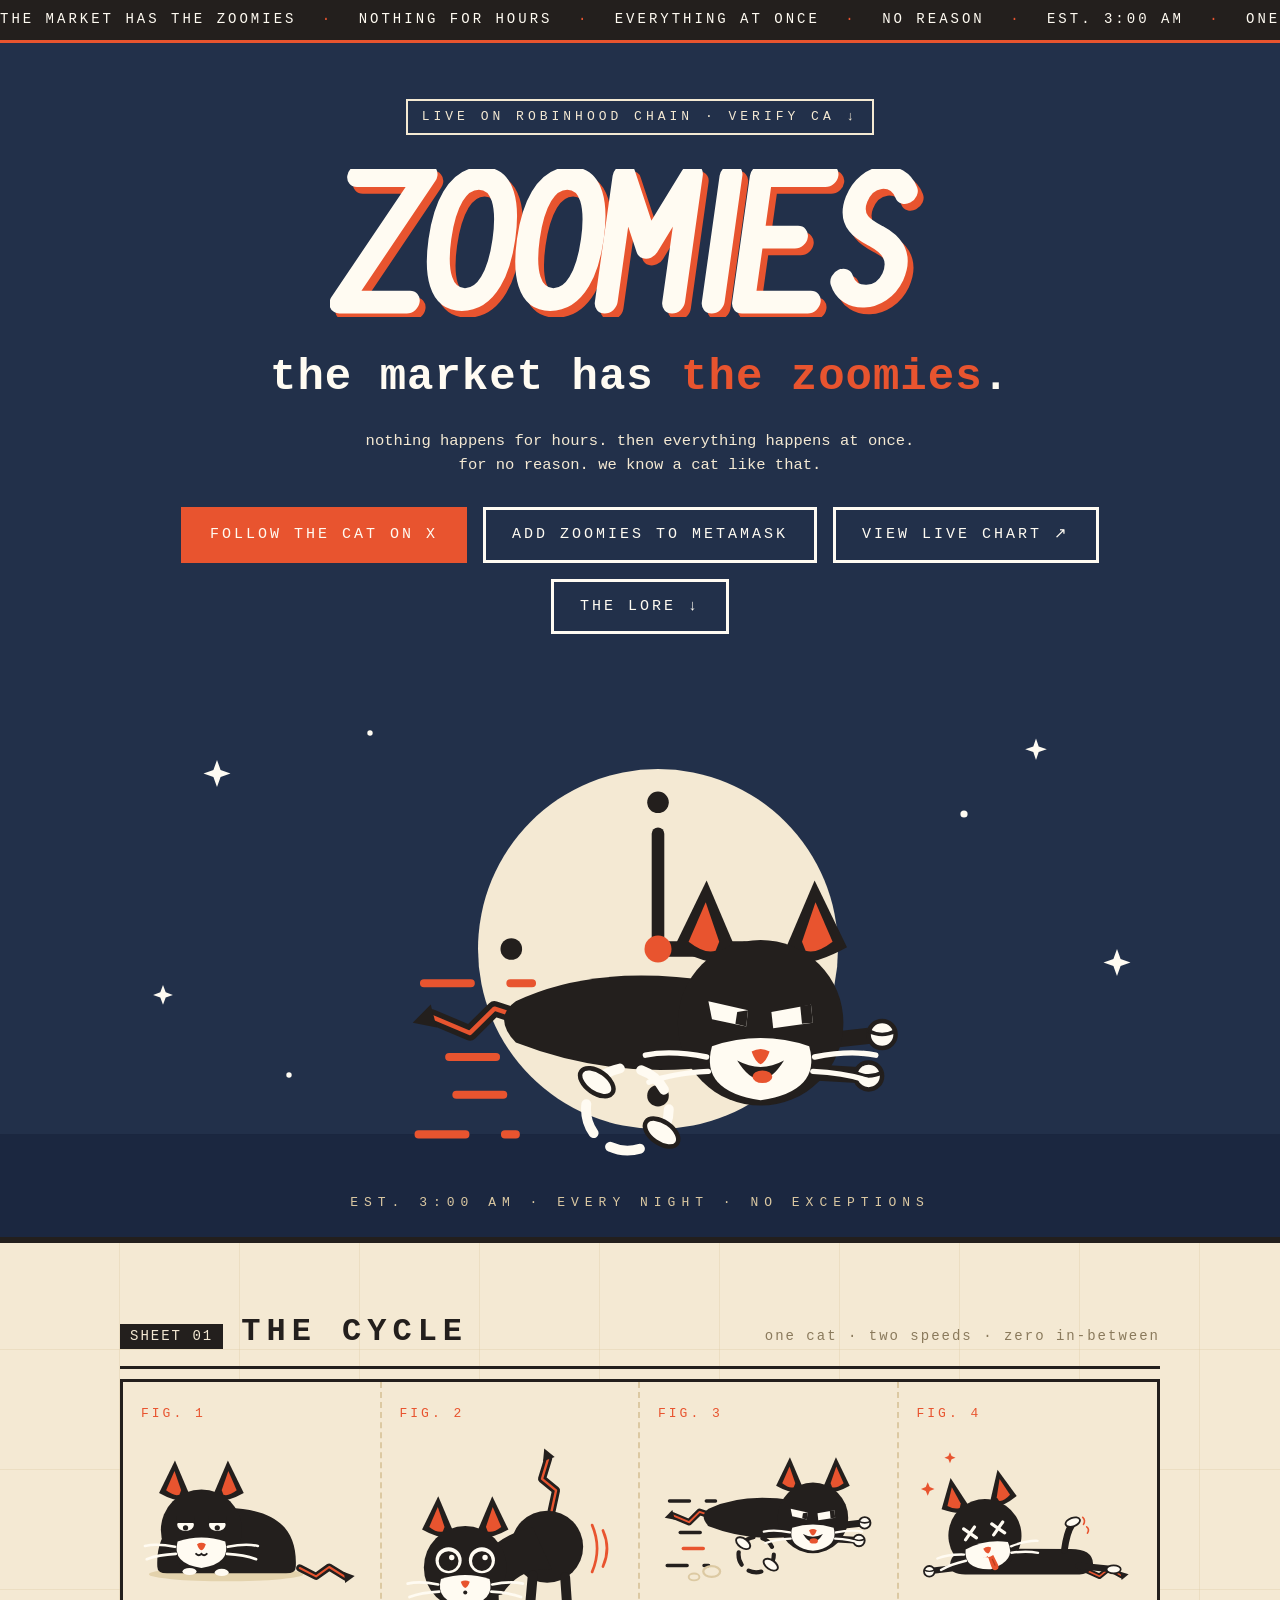
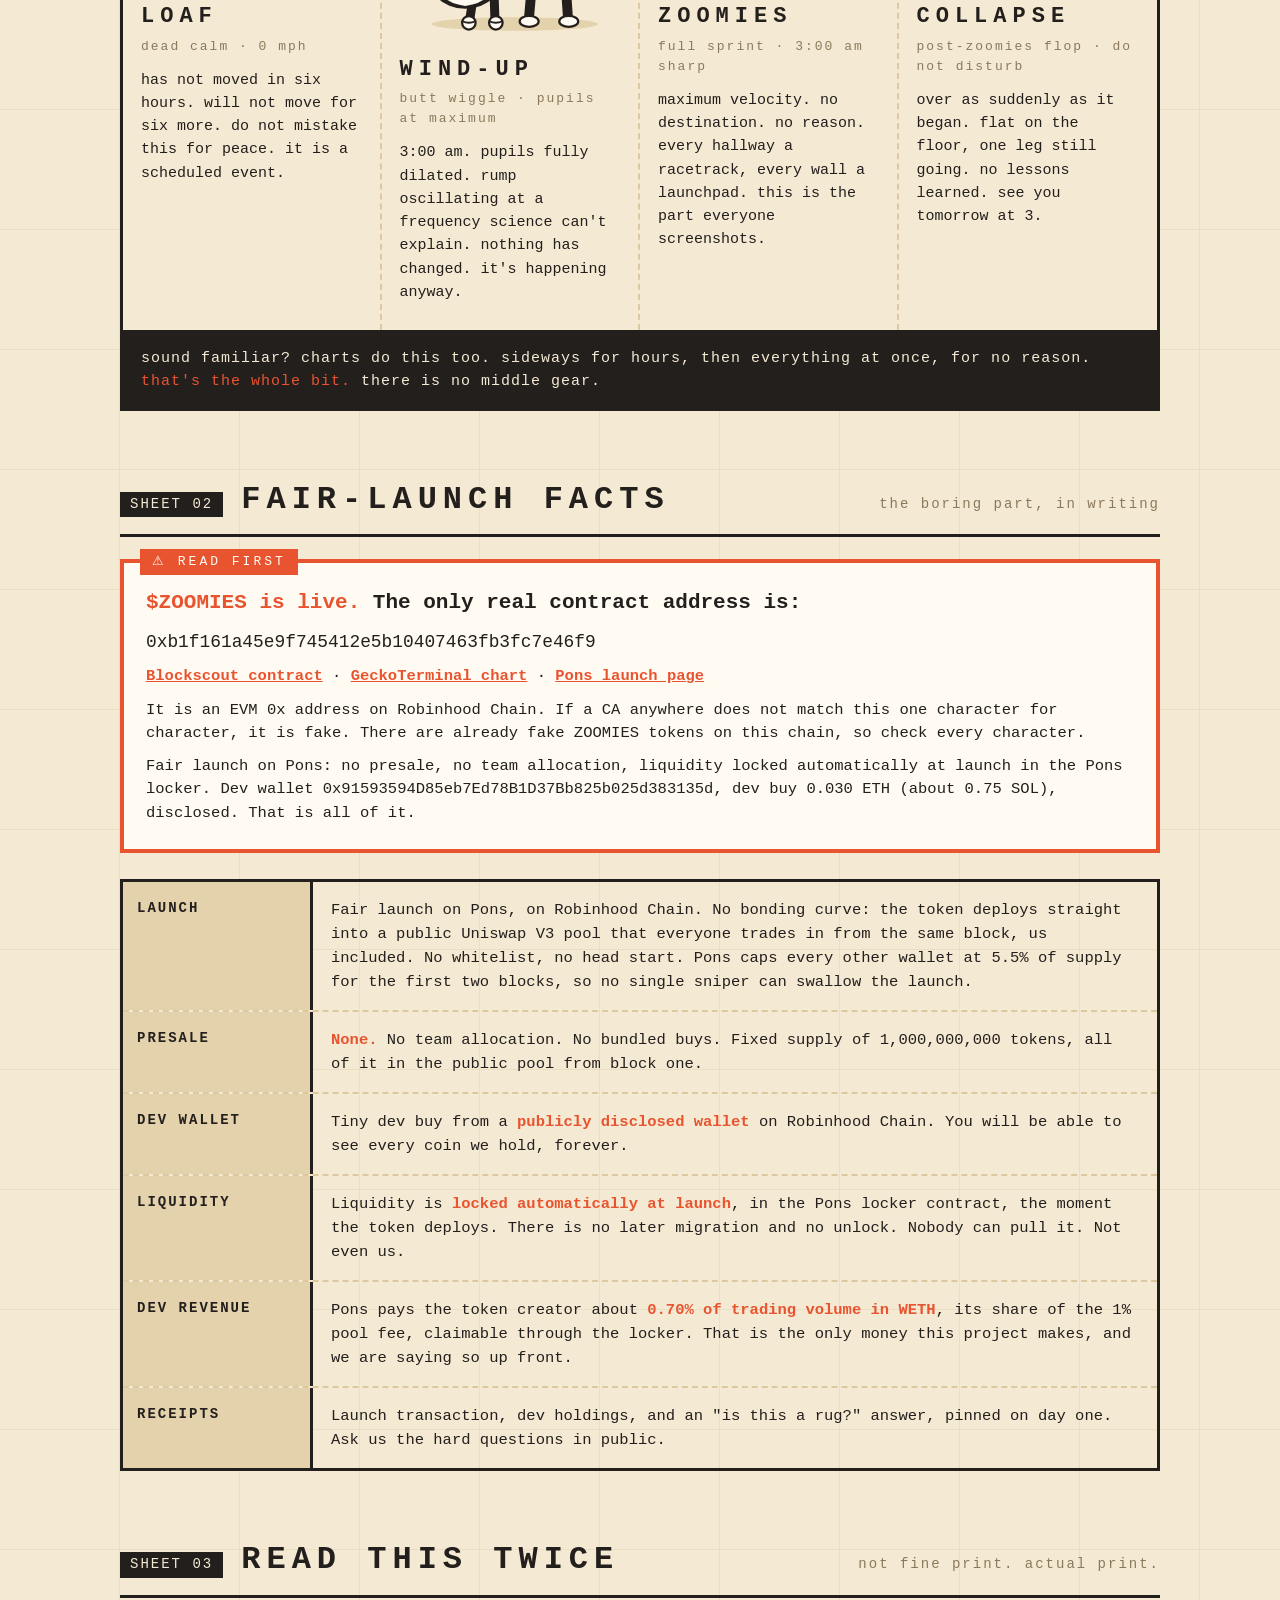
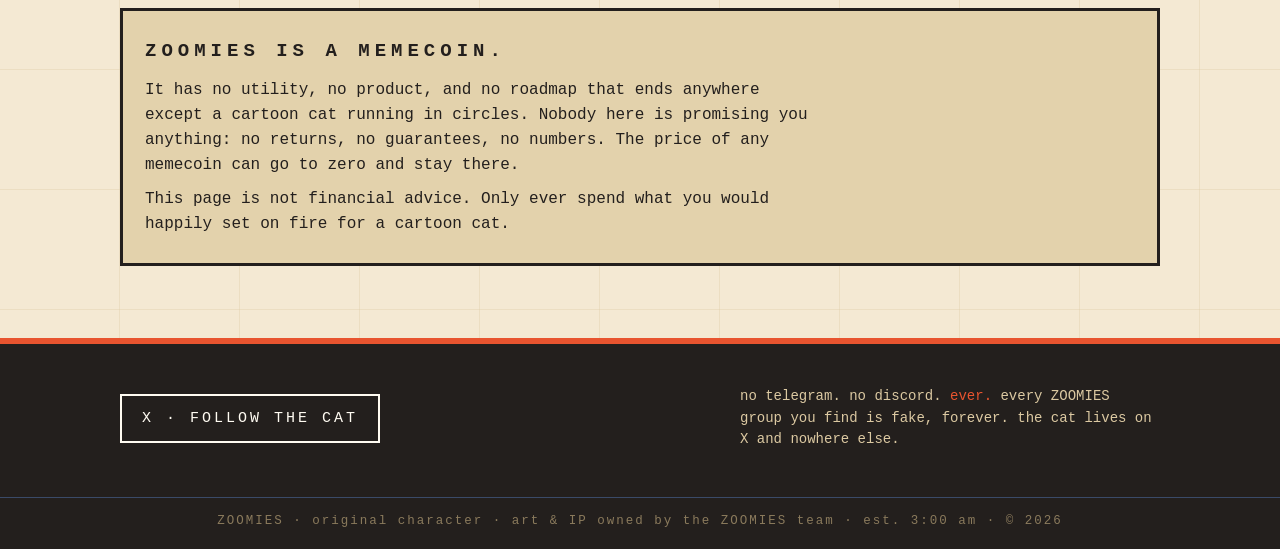
<file: index.html>
<!doctype html>
<html lang="en">
<head>
<meta charset="utf-8">
<meta name="viewport" content="width=device-width, initial-scale=1">
<title>ZOOMIES · the market has the zoomies</title>
<meta name="description" content="ZOOMIES: a cat that inexplicably sprints at full speed at 3am. Dead calm or maximum velocity, no in-between. Live on Robinhood Chain.">
<meta property="og:title" content="ZOOMIES · the market has the zoomies">
<meta property="og:description" content="A cat that inexplicably sprints at full speed at 3am. Live on Robinhood Chain. Check the official contract address before doing anything.">
<meta property="og:url" content="https://zoomiesthecat.github.io/">
<meta property="og:image" content="https://zoomiesthecat.github.io/zoomies-token-logo.png">
<meta name="twitter:card" content="summary">
<meta name="twitter:image" content="https://zoomiesthecat.github.io/zoomies-token-logo.png">
<link rel="canonical" href="https://zoomiesthecat.github.io/">
<link rel="icon" type="image/png" href="/zoomies-token-logo.png">
<style>
  :root{
    --ink:#231F1D;
    --paper:#F4E9D3;
    --milk:#FFFBF2;
    --signal:#E8542F;
    --night:#22304A;
    --night-deep:#1B2740;
    --toast:#E3D2AC;
    --toast-line:#DCC9A2;
    --mono:"Courier New", Courier, "Nimbus Mono PS", monospace;
  }
  *{box-sizing:border-box;margin:0;padding:0}
  html{scroll-behavior:smooth}
  body{
    background:var(--paper);
    color:var(--ink);
    font-family:var(--mono);
    font-size:17px;
    line-height:1.55;
    /* faint print-paper grain: hairline registration grid */
    background-image:
      repeating-linear-gradient(0deg, transparent 0 119px, rgba(220,201,162,.35) 119px 120px),
      repeating-linear-gradient(90deg, transparent 0 119px, rgba(220,201,162,.35) 119px 120px);
  }
  a{color:inherit}
  img,svg{display:block;max-width:100%}
  .visually-hidden{position:absolute;width:1px;height:1px;overflow:hidden;clip:rect(0 0 0 0);white-space:nowrap}

  /* ---------- ticker ---------- */
  .ticker{
    background:var(--ink);
    color:var(--milk);
    overflow:hidden;
    border-bottom:3px solid var(--signal);
    font-size:14px;
    letter-spacing:3px;
    text-transform:uppercase;
    padding:9px 0;
    white-space:nowrap;
  }
  .ticker__track{display:inline-block;white-space:nowrap;padding-left:0}
  .ticker__track b{color:var(--signal);font-weight:normal;padding:0 14px}

  /* ---------- hero ---------- */
  .hero{
    background:var(--night);
    color:var(--milk);
    border-bottom:6px solid var(--ink);
    position:relative;
    overflow:hidden;
  }
  .hero__inner{max-width:1080px;margin:0 auto;padding:56px 20px 0}
  .hero__badge{
    display:inline-block;
    border:2px solid var(--paper);
    color:var(--paper);
    font-size:13px;
    letter-spacing:4px;
    padding:6px 14px;
    text-decoration:none;
  }
  .hero__badge:hover{background:var(--paper);color:var(--night)}
  .hero__wordmark{margin:34px auto 0;max-width:620px}
  .hero__tagline{
    text-align:center;
    font-size:clamp(24px,4.6vw,44px);
    font-weight:bold;
    letter-spacing:1px;
    margin:26px auto 0;
    max-width:820px;
  }
  .hero__tagline em{font-style:normal;color:var(--signal)}
  .hero__sub{
    text-align:center;
    color:var(--paper);
    max-width:560px;
    margin:18px auto 0;
    font-size:15.5px;
  }
  .hero__cta{
    display:flex;
    justify-content:center;
    gap:16px;
    flex-wrap:wrap;
    margin:30px auto 8px;
  }
  .btn{
    font-family:var(--mono);
    font-size:15px;
    letter-spacing:3px;
    text-transform:uppercase;
    text-decoration:none;
    padding:13px 26px;
    border:3px solid var(--milk);
    color:var(--milk);
    background:transparent;
    cursor:pointer;
  }
  .btn:disabled{cursor:progress;opacity:.72}
  .btn--solid{background:var(--signal);border-color:var(--signal);color:var(--milk)}
  .btn--solid:hover{background:var(--milk);color:var(--signal)}
  .btn:hover{background:var(--milk);color:var(--night)}
  /* the SVG's ground band occupies the bottom 9.64% of its height;
     this gradient extends the band full-bleed across the section */
  .hero__art{
    margin-top:8px;
    background:linear-gradient(to top, var(--night-deep) 9.64%, transparent 9.64%);
  }
  .hero__art svg{max-width:1080px;margin:0 auto}
  .hero__est{
    background:var(--night-deep);
    text-align:center;
    color:var(--toast-line);
    letter-spacing:6px;
    font-size:13px;
    margin:0;
    padding:10px 20px 24px;
  }

  /* ---------- sheet sections ---------- */
  .sheet{max-width:1080px;margin:64px auto;padding:0 20px}
  .sheet__head{
    display:flex;
    align-items:baseline;
    gap:18px;
    border-bottom:3px solid var(--ink);
    padding-bottom:10px;
    margin-bottom:10px;
    flex-wrap:wrap;
  }
  .sheet__no{
    background:var(--ink);
    color:var(--paper);
    padding:2px 10px;
    font-size:14px;
    letter-spacing:2px;
  }
  .sheet__title{
    font-size:clamp(22px,3.4vw,32px);
    letter-spacing:6px;
    text-transform:uppercase;
    font-weight:bold;
  }
  .sheet__note{color:#8A7A5C;font-size:14px;letter-spacing:2px;margin-left:auto}

  /* ---------- lore panels ---------- */
  .cycle{
    display:grid;
    grid-template-columns:repeat(auto-fit,minmax(230px,1fr));
    gap:0;
    border:3px solid var(--ink);
    background:var(--paper);
  }
  .beat{
    border-right:2px dashed var(--toast-line);
    padding:22px 18px 26px;
    display:flex;
    flex-direction:column;
  }
  .beat:last-child{border-right:none}
  .beat__num{
    font-size:13px;
    letter-spacing:3px;
    color:var(--signal);
    margin-bottom:6px;
  }
  .beat__art{margin:6px 0 14px;min-height:150px;display:flex;align-items:flex-end}
  .beat__art svg{width:100%;height:auto}
  .beat__name{
    font-size:22px;
    font-weight:bold;
    letter-spacing:6px;
    margin-bottom:2px;
  }
  .beat__speed{font-size:13px;letter-spacing:2px;color:#8A7A5C;margin-bottom:12px}
  .beat__text{font-size:15px}
  .cycle-footnote{
    border:3px solid var(--ink);
    border-top:none;
    background:var(--ink);
    color:var(--paper);
    padding:14px 18px;
    font-size:15px;
    letter-spacing:1px;
  }
  .cycle-footnote b{color:var(--signal);font-weight:normal}

  /* ---------- facts ---------- */
  .scam-warning{
    border:4px solid var(--signal);
    background:var(--milk);
    padding:24px 22px;
    margin:22px 0 26px;
    position:relative;
  }
  .scam-warning::before{
    content:"⚠ READ FIRST";
    position:absolute;
    top:-14px;
    left:16px;
    background:var(--signal);
    color:var(--milk);
    font-size:13px;
    letter-spacing:3px;
    padding:3px 12px;
  }
  .scam-warning p{font-size:clamp(17px,2.4vw,21px);font-weight:bold;line-height:1.5}
  .scam-warning p+p{margin-top:10px;font-weight:normal;font-size:15.5px}
  .scam-warning .no-token{color:var(--signal)}
  .scam-warning a{color:var(--signal);font-weight:900}
  .facts{border:3px solid var(--ink)}
  .fact{
    display:grid;
    grid-template-columns:190px 1fr;
    border-bottom:2px dashed var(--toast-line);
  }
  .fact:last-child{border-bottom:none}
  .fact dt{
    background:var(--toast);
    padding:16px 14px;
    font-weight:bold;
    letter-spacing:2px;
    font-size:14px;
    text-transform:uppercase;
    border-right:3px solid var(--ink);
  }
  .fact dd{padding:16px 18px;font-size:15.5px}
  .fact dd b{color:var(--signal);font-weight:bold}

  /* ---------- disclosure ---------- */
  .disclosure{
    border:3px solid var(--ink);
    background:var(--toast);
    padding:26px 22px;
  }
  .disclosure h3{
    font-size:19px;
    letter-spacing:5px;
    margin-bottom:12px;
    text-transform:uppercase;
  }
  .disclosure p{font-size:16px;max-width:70ch}
  .disclosure p+p{margin-top:10px}

  /* ---------- footer ---------- */
  footer{
    background:var(--ink);
    color:var(--paper);
    border-top:6px solid var(--signal);
    margin-top:72px;
  }
  .foot__inner{
    max-width:1080px;
    margin:0 auto;
    padding:42px 20px 46px;
    display:flex;
    flex-wrap:wrap;
    gap:26px;
    align-items:center;
    justify-content:space-between;
  }
  .foot__links a{
    color:var(--milk);
    letter-spacing:3px;
    text-transform:uppercase;
    font-size:15px;
    text-decoration:none;
    border:2px solid var(--milk);
    padding:11px 20px;
    display:inline-block;
  }
  .foot__links a:hover{background:var(--signal);border-color:var(--signal)}
  .foot__fake{font-size:14px;color:var(--toast-line);max-width:420px}
  .foot__fake b{color:var(--signal);font-weight:normal}
  .foot__legal{
    border-top:1px solid #3a4a68;
    text-align:center;
    font-size:12.5px;
    letter-spacing:2px;
    color:#8A7A5C;
    padding:14px 20px 18px;
  }
  .wallet-status{
    width:100%;
    min-height:1.6em;
    text-align:center;
    color:var(--paper);
    font-size:13px;
    letter-spacing:1px;
  }

  @media (max-width:560px){
    .fact{grid-template-columns:1fr}
    .fact dt{border-right:none;border-bottom:2px solid var(--ink);padding:10px 14px}
    .beat{border-right:none;border-bottom:2px dashed var(--toast-line)}
    .beat:last-child{border-bottom:none}
  }

  /* ---------- motion (only if user allows) ---------- */
  @media (prefers-reduced-motion: no-preference){
    .ticker__track{animation:ticker 26s linear infinite}
    @keyframes ticker{from{transform:translateX(0)}to{transform:translateX(-50%)}}

    .spin{transform-box:fill-box;transform-origin:center;animation:spin .45s linear infinite}
    @keyframes spin{to{transform:rotate(360deg)}}

    .streak{stroke-dasharray:52 44;animation:streak .5s linear infinite}
    @keyframes streak{to{stroke-dashoffset:-96}}

    .twinkle{animation:twinkle 2.6s ease-in-out infinite}
    .twinkle:nth-child(2n){animation-delay:.9s}
    .twinkle:nth-child(3n){animation-delay:1.7s;animation-duration:3.4s}
    @keyframes twinkle{0%,100%{opacity:1}50%{opacity:.25}}

    .wiggle{transform-box:fill-box;transform-origin:50% 95%;animation:wiggle .35s ease-in-out infinite alternate}
    @keyframes wiggle{from{transform:rotate(-1.6deg)}to{transform:rotate(1.6deg)}}

    .twitch{transform-box:fill-box;transform-origin:50% 100%;animation:twitch 1.8s ease-in-out infinite}
    @keyframes twitch{0%,72%,100%{transform:rotate(0)}78%{transform:rotate(-7deg)}84%{transform:rotate(5deg)}90%{transform:rotate(-3deg)}}

    .breathe{transform-box:fill-box;transform-origin:50% 100%;animation:breathe 4s ease-in-out infinite}
    @keyframes breathe{0%,100%{transform:scaleY(1)}50%{transform:scaleY(1.015)}}

    .hero__badge,.hero__wordmark,.hero__tagline,.hero__sub,.hero__cta{
      animation:rise .7s cubic-bezier(.2,.8,.3,1) both;
    }
    .hero__wordmark{animation-delay:.08s}
    .hero__tagline{animation-delay:.18s}
    .hero__sub{animation-delay:.28s}
    .hero__cta{animation-delay:.38s}
    @keyframes rise{from{opacity:0;transform:translateY(16px)}to{opacity:1;transform:none}}

    .hero__art svg{animation:runin 1s cubic-bezier(.16,.9,.28,1) both;animation-delay:.15s}
    @keyframes runin{from{opacity:0;transform:translateX(-70px)}to{opacity:1;transform:none}}
  }
</style>
</head>
<body>

<!-- ======================================================================
     Canon art defs: copied verbatim from art/rubberhose/model-sheet.svg
     (#ear #head #face-* #mitt #sock #tail #wheel) + banner wordmark.
     Referenced by every inline drawing below; never redrawn freehand.
====================================================================== -->
<svg width="0" height="0" style="position:absolute" aria-hidden="true" focusable="false">
  <defs>
    <g id="ear">
      <path d="M 26 -78 L 60 -158 L 96 -84 Q 60 -64 34 -66 Z" fill="#231F1D"/>
      <path d="M 46 -90 L 61 -134 L 80 -90 Q 62 -76 50 -80 Z" fill="#E8542F"/>
    </g>
    <g id="head">
      <use href="#ear"/>
      <use href="#ear" transform="scale(-1,1)"/>
      <circle r="92" fill="#231F1D"/>
      <path d="M -54 26 Q 0 8 54 26 Q 68 76 0 86 Q -68 76 -54 26 Z" fill="#FFFBF2"/>
      <path d="M -10 32 Q 0 26 10 32 Q 6 44 0 46 Q -6 44 -10 32 Z" fill="#E8542F"/>
      <g stroke="#FFFBF2" stroke-width="6" stroke-linecap="round" fill="none">
        <path d="M 60 38 Q 100 30 128 36"/>
        <path d="M 58 54 Q 98 56 124 66"/>
        <path d="M -60 38 Q -100 30 -128 36"/>
        <path d="M -58 54 Q -98 56 -124 66"/>
      </g>
    </g>
    <g id="face-loaf">
      <g>
        <ellipse cx="-36" cy="-12" rx="19" ry="14" fill="#FFFBF2"/>
        <ellipse cx="36" cy="-12" rx="19" ry="14" fill="#FFFBF2"/>
        <path d="M -57 -14 Q -36 -34 -15 -14 L -15 -26 L -57 -26 Z" fill="#231F1D"/>
        <path d="M 15 -14 Q 36 -34 57 -14 L 57 -26 L 15 -26 Z" fill="#231F1D"/>
        <rect x="-57" y="-30" width="42" height="14" fill="#231F1D"/>
        <rect x="15" y="-30" width="42" height="14" fill="#231F1D"/>
        <circle cx="-36" cy="-5" r="6" fill="#231F1D"/>
        <circle cx="36" cy="-5" r="6" fill="#231F1D"/>
      </g>
      <path d="M -12 54 Q -6 60 0 54 Q 6 60 12 54" stroke="#231F1D" stroke-width="4.5" fill="none" stroke-linecap="round"/>
    </g>
    <g id="face-windup">
      <circle cx="-37" cy="-16" r="29" fill="#FFFBF2"/>
      <circle cx="37" cy="-16" r="29" fill="#FFFBF2"/>
      <circle cx="-37" cy="-14" r="22" fill="#231F1D"/>
      <circle cx="37" cy="-14" r="22" fill="#231F1D"/>
      <circle cx="-30" cy="-22" r="6" fill="#FFFBF2"/>
      <circle cx="44" cy="-22" r="6" fill="#FFFBF2"/>
      <circle cx="0" cy="56" r="4.5" fill="#231F1D"/>
    </g>
    <g id="face-sprint">
      <path d="M -58 -24 L -14 -14 L -16 4 L -54 -4 Z" fill="#FFFBF2"/>
      <path d="M 12 -12 L 56 -20 L 58 0 L 14 6 Z" fill="#FFFBF2"/>
      <path d="M -26 -12 L -14 -14 L -16 4 L -28 1 Z" fill="#231F1D"/>
      <path d="M 44 -19 L 56 -20 L 58 0 L 46 1 Z" fill="#231F1D"/>
      <path d="M -26 42 Q 0 84 26 42 Q 0 56 -26 42 Z" fill="#231F1D"/>
      <ellipse cx="2" cy="60" rx="11" ry="7" fill="#E8542F"/>
    </g>
    <g id="face-collapse">
      <g stroke="#FFFBF2" stroke-width="8" stroke-linecap="round" fill="none">
        <path d="M -50 -26 L -22 2"/>
        <path d="M -22 -26 L -50 2"/>
        <path d="M 22 -26 L 50 2"/>
        <path d="M 50 -26 L 22 2"/>
      </g>
      <path d="M -14 52 Q -8 56 -2 52 L 2 78 Q 4 92 14 90 Q 24 88 18 72 L 12 52 Q 0 58 -14 52 Z" fill="#E8542F"/>
      <path d="M 8 62 L 12 78" stroke="#B93C1D" stroke-width="3" fill="none" stroke-linecap="round"/>
    </g>
    <g id="mitt">
      <circle r="15" fill="#FFFBF2" stroke="#231F1D" stroke-width="5"/>
      <path d="M -15 -4 Q 0 4 15 -4" stroke="#231F1D" stroke-width="4" fill="none"/>
    </g>
    <g id="sock">
      <ellipse rx="21" ry="12" fill="#FFFBF2" stroke="#231F1D" stroke-width="5"/>
    </g>
    <g id="tail">
      <path d="M 0 0 L 18 -40 L -6 -70 L 16 -110" stroke="#231F1D" stroke-width="17" fill="none" stroke-linecap="round" stroke-linejoin="round"/>
      <path d="M 0 0 L 18 -40 L -6 -70 L 16 -110" stroke="#E8542F" stroke-width="5" fill="none" stroke-linecap="round" stroke-linejoin="round"/>
      <path d="M 4 -106 L 30 -110 L 12 -132 Z" fill="#231F1D"/>
    </g>
    <!-- wheel, ink stroke (day/cream backgrounds) -->
    <g id="wheel">
      <circle r="46" fill="none" stroke="#231F1D" stroke-width="11" stroke-dasharray="34 24" stroke-linecap="round"/>
      <use href="#sock" transform="translate(38,26) rotate(35)"/>
      <use href="#sock" transform="translate(-34,-30) rotate(35)"/>
    </g>
    <!-- wheel, milk stroke (3AM Blue night backgrounds, per banner.svg) -->
    <g id="wheel-night">
      <circle r="46" fill="none" stroke="#FFFBF2" stroke-width="11" stroke-dasharray="34 24" stroke-linecap="round"/>
      <use href="#sock" transform="translate(38,26) rotate(35)"/>
      <use href="#sock" transform="translate(-34,-30) rotate(35)"/>
    </g>
    <!-- hand-stroked wordmark skeletons (banner.svg) -->
    <g id="wordmark" fill="none" stroke-linecap="round" stroke-linejoin="round">
      <path d="M 0 0 H 80 L 0 150 H 80"/>
      <path transform="translate(105,0)" d="M 40 3 C 12 3 2 36 2 75 C 2 114 12 147 40 147 C 68 147 78 114 78 75 C 78 36 68 3 40 3 Z"/>
      <path transform="translate(210,0)" d="M 40 3 C 12 3 2 36 2 75 C 2 114 12 147 40 147 C 68 147 78 114 78 75 C 78 36 68 3 40 3 Z"/>
      <path transform="translate(315,0)" d="M 0 150 V 0 L 40 85 L 80 0 V 150"/>
      <path transform="translate(412,0)" d="M 30 0 V 150"/>
      <path transform="translate(478,0)" d="M 78 0 H 0 V 150 H 78 M 0 73 H 52"/>
      <path transform="translate(583,0)" d="M 70 20 C 56 -6 20 -4 12 28 C 5 56 30 66 42 72 C 58 80 76 94 68 120 C 58 150 20 150 8 124"/>
    </g>
  </defs>
</svg>

<!-- ============================ ticker ============================ -->
<div class="ticker" aria-hidden="true">
  <div class="ticker__track">
    <span>the market has the zoomies <b>·</b> nothing for hours <b>·</b> everything at once <b>·</b> no reason <b>·</b> est. 3:00 am <b>·</b> one cat, two speeds <b>·</b> </span><span>the market has the zoomies <b>·</b> nothing for hours <b>·</b> everything at once <b>·</b> no reason <b>·</b> est. 3:00 am <b>·</b> one cat, two speeds <b>·</b> </span>
  </div>
</div>

<!-- ============================ hero ============================ -->
<header class="hero">
  <div class="hero__inner">
    <div style="text-align:center">
      <a class="hero__badge" href="#facts">LIVE ON ROBINHOOD CHAIN · VERIFY CA ↓</a>
    </div>

    <div class="hero__wordmark" role="img" aria-label="ZOOMIES">
      <svg viewBox="-34 -8 736 176">
        <g transform="skewX(-8)">
          <use href="#wordmark" transform="translate(8,8)" stroke="#E8542F" stroke-width="27"/>
          <use href="#wordmark" stroke="#FFFBF2" stroke-width="27"/>
        </g>
      </svg>
    </div>

    <h1 class="hero__tagline">the market has <em>the&nbsp;zoomies</em>.</h1>
    <p class="hero__sub">nothing happens for hours. then everything happens at once. for no reason. we know a cat like that.</p>

    <nav class="hero__cta" aria-label="Primary">
      <a class="btn btn--solid" href="https://x.com/zoomiesthecat" rel="me noopener" target="_blank">follow the cat on&nbsp;X</a>
      <button class="btn" id="add-to-metamask" type="button" aria-describedby="wallet-status">add ZOOMIES to MetaMask</button>
      <a class="btn" href="https://www.geckoterminal.com/robinhood/pools/0x5b5ed5ea70a4d226e1850e0e5ba94eaaf3d9b418" rel="noopener" target="_blank">view live chart ↗</a>
      <a class="btn" href="#cycle">the lore ↓</a>
      <p class="wallet-status" id="wallet-status" role="status" aria-live="polite"></p>
    </nav>
  </div>

  <!-- 3AM sprint: clock-moon pulled BEHIND the cat so the ink body punches out -->
  <div class="hero__art" role="img" aria-label="ZOOMIES, an ink-black rubber-hose cartoon cat, sprinting at full speed across a cream clock-moon stuck at 3:00, under a 3AM blue night sky">
    <svg viewBox="0 0 1200 560">
      <!-- sky twinkles -->
      <g fill="#FFFBF2">
        <path class="twinkle" d="M 130 90 l 4 11 11 4 -11 4 -4 11 -4 -11 -11 -4 11 -4 Z"/>
        <path class="twinkle" d="M 1040 66 l 3 9 9 3 -9 3 -3 9 -3 -9 -9 -3 9 -3 Z"/>
        <path class="twinkle" d="M 1130 300 l 4 11 11 4 -11 4 -4 11 -4 -11 -11 -4 11 -4 Z"/>
        <path class="twinkle" d="M 70 340 l 3 8 8 3 -8 3 -3 8 -3 -8 -8 -3 8 -3 Z"/>
        <circle class="twinkle" cx="960" cy="150" r="4"/>
        <circle class="twinkle" cx="300" cy="60" r="3"/>
        <circle class="twinkle" cx="210" cy="440" r="3"/>
      </g>
      <!-- ground band -->
      <rect y="506" width="1200" height="54" fill="#1B2740"/>
      <!-- clock-moon stuck at 3:00, behind the cat -->
      <g transform="translate(620,300)">
        <circle r="200" fill="#F4E9D3"/>
        <g fill="#231F1D">
          <circle cy="-163" r="12"/>
          <circle cx="163" r="12"/>
          <circle cy="163" r="12"/>
          <circle cx="-163" r="12"/>
        </g>
        <path d="M 0 0 V -128" stroke="#231F1D" stroke-width="14" stroke-linecap="round"/>
        <path d="M 0 0 H 96" stroke="#231F1D" stroke-width="17" stroke-linecap="round"/>
        <circle r="15" fill="#E8542F"/>
      </g>
      <!-- ZOOMIES at full sprint (model-sheet pose 3) -->
      <g transform="translate(330,90)">
        <g class="streak" stroke="#E8542F" stroke-width="9" stroke-linecap="round">
          <line x1="30" y1="248" x2="150" y2="248"/>
          <line x1="58" y1="330" x2="148" y2="330"/>
          <line x1="66" y1="372" x2="160" y2="372"/>
        </g>
        <line class="streak" x1="24" y1="416" x2="132" y2="416" stroke="#E8542F" stroke-width="9" stroke-linecap="round"/>
        <use href="#tail" transform="translate(150,290) rotate(-96)"/>
        <path d="M 352 246 Q 220 226 132 268 Q 106 286 132 314 Q 240 356 356 340 Z" fill="#231F1D"/>
        <g transform="translate(256,388)"><use class="spin" href="#wheel-night"/></g>
        <path d="M 420 318 L 528 306" stroke="#231F1D" stroke-width="18" stroke-linecap="round"/>
        <path d="M 410 344 L 512 350" stroke="#231F1D" stroke-width="18" stroke-linecap="round"/>
        <use href="#mitt" transform="translate(539,305)"/>
        <use href="#mitt" transform="translate(524,351)"/>
        <g transform="translate(404,292)">
          <use href="#head"/>
          <use href="#face-sprint"/>
        </g>
      </g>
    </svg>
  </div>
  <p class="hero__est">EST. 3:00 AM · EVERY NIGHT · NO EXCEPTIONS</p>
</header>

<!-- ============================ lore ============================ -->
<main>
<section class="sheet" id="cycle" aria-labelledby="cycle-title">
  <div class="sheet__head">
    <span class="sheet__no">SHEET 01</span>
    <h2 class="sheet__title" id="cycle-title">The Cycle</h2>
    <span class="sheet__note">one cat · two speeds · zero in-between</span>
  </div>

  <div class="cycle">
    <!-- 1 LOAF -->
    <article class="beat">
      <p class="beat__num">FIG. 1</p>
      <div class="beat__art" role="img" aria-label="ZOOMIES in loaf mode: a bread-shaped black cat, eyes half closed, completely still">
        <svg viewBox="95 285 500 305">
          <g class="breathe">
            <ellipse cx="288" cy="562" rx="175" ry="16" fill="#E3D2AC"/>
            <use href="#tail" transform="translate(455,548) rotate(93) scale(0.95)"/>
            <path d="M 132 545 C 128 458 182 414 292 412 C 402 414 450 460 446 545 Q 446 560 424 560 L 154 560 Q 132 560 132 545 Z" fill="#231F1D"/>
            <g transform="translate(232,462)">
              <use href="#head"/>
              <use href="#face-loaf"/>
            </g>
            <ellipse cx="205" cy="556" rx="16" ry="8" fill="#FFFBF2"/>
            <ellipse cx="278" cy="558" rx="16" ry="8" fill="#FFFBF2"/>
          </g>
        </svg>
      </div>
      <h3 class="beat__name">LOAF</h3>
      <p class="beat__speed">dead calm · 0 mph</p>
      <p class="beat__text">has not moved in six hours. will not move for six more. do not mistake this for peace. it is a scheduled event.</p>
    </article>

    <!-- 2 WIND-UP -->
    <article class="beat">
      <p class="beat__num">FIG. 2</p>
      <div class="beat__art" role="img" aria-label="ZOOMIES winding up: butt raised, tail bolt vertical, pupils fully dilated">
        <svg viewBox="35 170 490 450">
          <ellipse cx="290" cy="588" rx="185" ry="15" fill="#E3D2AC"/>
          <g class="wiggle">
            <use href="#tail" transform="translate(372,336) rotate(-12) scale(1.05)"/>
            <g stroke="#E8542F" stroke-width="6" fill="none" stroke-linecap="round">
              <path d="M 462 368 Q 484 420 462 472"/>
              <path d="M 486 380 Q 504 420 486 460"/>
            </g>
            <circle cx="362" cy="416" r="80" fill="#231F1D"/>
            <path d="M 330 372 Q 226 396 178 500 Q 210 534 262 522 Q 300 462 372 466 Z" fill="#231F1D"/>
            <path d="M 200 512 L 190 578" stroke="#231F1D" stroke-width="20" stroke-linecap="round"/>
            <path d="M 244 520 L 246 578" stroke="#231F1D" stroke-width="20" stroke-linecap="round"/>
            <use href="#mitt" transform="translate(188,585)"/>
            <use href="#mitt" transform="translate(248,585)"/>
            <path d="M 330 480 L 322 570" stroke="#231F1D" stroke-width="22" stroke-linecap="round"/>
            <path d="M 402 484 L 408 570" stroke="#231F1D" stroke-width="22" stroke-linecap="round"/>
            <use href="#sock" transform="translate(322,582)"/>
            <use href="#sock" transform="translate(410,582)"/>
            <g transform="translate(180,462)">
              <use href="#head"/>
              <use href="#face-windup"/>
            </g>
          </g>
        </svg>
      </div>
      <h3 class="beat__name">WIND-UP</h3>
      <p class="beat__speed">butt wiggle · pupils at maximum</p>
      <p class="beat__text">3:00 am. pupils fully dilated. rump oscillating at a frequency science can't explain. nothing has changed. it's happening anyway.</p>
    </article>

    <!-- 3 ZOOMIES -->
    <article class="beat">
      <p class="beat__num">FIG. 3</p>
      <div class="beat__art" role="img" aria-label="ZOOMIES at full sprint: body stretched horizontal, legs a blurred wheel, tail bolt streaming behind">
        <svg viewBox="0 115 575 355">
          <g class="streak" stroke="#231F1D" stroke-width="9" stroke-linecap="round">
            <line x1="30" y1="248" x2="150" y2="248"/>
            <line x1="58" y1="330" x2="148" y2="330"/>
            <line x1="24" y1="416" x2="132" y2="416"/>
          </g>
          <line class="streak" x1="66" y1="372" x2="160" y2="372" stroke="#E8542F" stroke-width="9" stroke-linecap="round"/>
          <use href="#tail" transform="translate(150,290) rotate(-96)"/>
          <path d="M 352 246 Q 220 226 132 268 Q 106 286 132 314 Q 240 356 356 340 Z" fill="#231F1D"/>
          <g transform="translate(256,388)"><use class="spin" href="#wheel"/></g>
          <path d="M 420 318 L 528 306" stroke="#231F1D" stroke-width="18" stroke-linecap="round"/>
          <path d="M 410 344 L 512 350" stroke="#231F1D" stroke-width="18" stroke-linecap="round"/>
          <use href="#mitt" transform="translate(539,305)"/>
          <use href="#mitt" transform="translate(524,351)"/>
          <ellipse cx="140" cy="432" rx="22" ry="14" fill="none" stroke="#DCC9A2" stroke-width="6"/>
          <ellipse cx="94" cy="446" rx="14" ry="9" fill="none" stroke="#DCC9A2" stroke-width="5"/>
          <g transform="translate(404,292)">
            <use href="#head"/>
            <use href="#face-sprint"/>
          </g>
        </svg>
      </div>
      <h3 class="beat__name">ZOOMIES</h3>
      <p class="beat__speed">full sprint · 3:00 am sharp</p>
      <p class="beat__text">maximum velocity. no destination. no reason. every hallway a racetrack, every wall a launchpad. this is the part everyone screenshots.</p>
    </article>

    <!-- 4 COLLAPSE -->
    <article class="beat">
      <p class="beat__num">FIG. 4</p>
      <div class="beat__art" role="img" aria-label="ZOOMIES collapsed flat like a pancake, tongue out, one hind leg still sticking straight up and twitching">
        <svg viewBox="25 250 560 355">
          <use href="#tail" transform="translate(452,566) rotate(90) scale(0.8)"/>
          <path d="M 108 552 Q 110 512 178 510 L 412 512 Q 466 512 468 548 Q 468 576 424 576 L 146 576 Q 106 574 108 552 Z" fill="#231F1D"/>
          <path d="M 148 556 L 66 566" stroke="#231F1D" stroke-width="16" stroke-linecap="round"/>
          <use href="#mitt" transform="translate(56,568) scale(0.9)"/>
          <path d="M 432 554 L 512 562" stroke="#231F1D" stroke-width="16" stroke-linecap="round"/>
          <use href="#sock" transform="translate(520,563) scale(0.85)"/>
          <g class="twitch">
            <path d="M 396 514 Q 402 470 414 452" stroke="#231F1D" stroke-width="17" stroke-linecap="round" fill="none"/>
            <use href="#sock" transform="translate(417,444) rotate(-20) scale(0.9)"/>
            <g stroke="#E8542F" stroke-width="4" stroke-linecap="round" fill="none">
              <path d="M 442 432 Q 450 440 444 450"/>
              <path d="M 452 456 Q 460 462 454 472"/>
            </g>
          </g>
          <g transform="translate(196,478) rotate(-10)">
            <use href="#head"/>
            <use href="#face-collapse"/>
          </g>
          <g fill="#E8542F">
            <path class="twinkle" d="M 52 344 l 5 12 12 5 -12 5 -5 12 -5 -12 -12 -5 12 -5 Z"/>
            <path class="twinkle" d="M 108 268 l 4 10 10 4 -10 4 -4 10 -4 -10 -10 -4 10 -4 Z"/>
          </g>
        </svg>
      </div>
      <h3 class="beat__name">COLLAPSE</h3>
      <p class="beat__speed">post-zoomies flop · do not disturb</p>
      <p class="beat__text">over as suddenly as it began. flat on the floor, one leg still going. no lessons learned. see you tomorrow at 3.</p>
    </article>
  </div>
  <p class="cycle-footnote">sound familiar? charts do this too. sideways for hours, then everything at once, for no reason. <b>that's the whole bit.</b> there is no middle gear.</p>
</section>

<!-- ============================ facts ============================ -->
<section class="sheet" id="facts" aria-labelledby="facts-title">
  <div class="sheet__head">
    <span class="sheet__no">SHEET 02</span>
    <h2 class="sheet__title" id="facts-title">Fair-Launch Facts</h2>
    <span class="sheet__note">the boring part, in writing</span>
  </div>

  <div class="scam-warning">
    <p><span class="no-token">$ZOOMIES is live.</span> The only real contract address is:</p>
    <p style="font-family:monospace;font-size:1.05em;word-break:break-all;user-select:all"><code>0xb1f161a45e9f745412e5b10407463fb3fc7e46f9</code></p>
    <p><a href="https://robinhoodchain.blockscout.com/token/0xb1f161a45e9f745412e5b10407463fb3fc7e46f9" rel="noopener" target="_blank">Blockscout contract</a> · <a href="https://www.geckoterminal.com/robinhood/pools/0x5b5ed5ea70a4d226e1850e0e5ba94eaaf3d9b418" rel="noopener" target="_blank">GeckoTerminal chart</a> · <a href="https://www.ponsfamily.com/launchpad/0xb1f161a45e9f745412e5b10407463fb3fc7e46f9" rel="noopener" target="_blank">Pons launch page</a></p>
    <p>It is an EVM 0x address on Robinhood Chain. If a CA anywhere does not match this one character for character, it is fake. There are already fake ZOOMIES tokens on this chain, so check every character.</p>
    <p>Fair launch on Pons: no presale, no team allocation, liquidity locked automatically at launch in the Pons locker. Dev wallet 0x91593594D85eb7Ed78B1D37Bb825b025d383135d, dev buy 0.030 ETH (about 0.75 SOL), disclosed. That is all of it.</p>
  </div>

  <dl class="facts">
    <div class="fact">
      <dt>Launch</dt>
      <dd>Fair launch on Pons, on Robinhood Chain. No bonding curve: the token deploys straight into a public Uniswap V3 pool that everyone trades in from the same block, us included. No whitelist, no head start. Pons caps every other wallet at 5.5% of supply for the first two blocks, so no single sniper can swallow the launch.</dd>
    </div>
    <div class="fact">
      <dt>Presale</dt>
      <dd><b>None.</b> No team allocation. No bundled buys. Fixed supply of 1,000,000,000 tokens, all of it in the public pool from block one.</dd>
    </div>
    <div class="fact">
      <dt>Dev wallet</dt>
      <dd>Tiny dev buy from a <b>publicly disclosed wallet</b> on Robinhood Chain. You will be able to see every coin we hold, forever.</dd>
    </div>
    <div class="fact">
      <dt>Liquidity</dt>
      <dd>Liquidity is <b>locked automatically at launch</b>, in the Pons locker contract, the moment the token deploys. There is no later migration and no unlock. Nobody can pull it. Not even us.</dd>
    </div>
    <div class="fact">
      <dt>Dev revenue</dt>
      <dd>Pons pays the token creator about <b>0.70% of trading volume in WETH</b>, its share of the 1% pool fee, claimable through the locker. That is the only money this project makes, and we are saying so up front.</dd>
    </div>
    <div class="fact">
      <dt>Receipts</dt>
      <dd>Launch transaction, dev holdings, and an "is this a rug?" answer, pinned on day one. Ask us the hard questions in public.</dd>
    </div>
  </dl>
</section>

<!-- ============================ disclosure ============================ -->
<section class="sheet" aria-labelledby="disclosure-title">
  <div class="sheet__head">
    <span class="sheet__no">SHEET 03</span>
    <h2 class="sheet__title" id="disclosure-title">Read This Twice</h2>
    <span class="sheet__note">not fine print. actual print.</span>
  </div>
  <div class="disclosure">
    <h3>ZOOMIES is a memecoin.</h3>
    <p>It has no utility, no product, and no roadmap that ends anywhere except a cartoon cat running in circles. Nobody here is promising you anything: no returns, no guarantees, no numbers. The price of any memecoin can go to zero and stay there.</p>
    <p>This page is not financial advice. Only ever spend what you would happily set on fire for a cartoon cat.</p>
  </div>
</section>
</main>

<!-- ============================ footer ============================ -->
<footer>
  <div class="foot__inner">
    <div class="foot__links">
      <a href="https://x.com/zoomiesthecat" rel="me noopener" target="_blank">X · follow the cat</a>
    </div>
    <p class="foot__fake">no telegram. no discord. <b>ever.</b> every ZOOMIES group you find is fake, forever. the cat lives on X and nowhere else.</p>
  </div>
  <p class="foot__legal">ZOOMIES · original character · art &amp; IP owned by the ZOOMIES team · est. 3:00 am · © 2026</p>
</footer>

<script>
  (() => {
    const addButton = document.getElementById('add-to-metamask');
    const status = document.getElementById('wallet-status');
    const chain = {
      chainId: '0x1237',
      chainName: 'Robinhood Chain',
      nativeCurrency: { name: 'Ether', symbol: 'ETH', decimals: 18 },
      rpcUrls: ['https://rpc.mainnet.chain.robinhood.com'],
      blockExplorerUrls: ['https://robinhoodchain.blockscout.com']
    };
    const token = {
      address: '0xb1f161a45e9f745412e5b10407463fb3fc7e46f9',
      symbol: 'ZOOMIES',
      decimals: 18,
      image: 'https://zoomiesthecat.github.io/zoomies-token-logo.png'
    };

    const updateStatus = message => { status.textContent = message; };
    const setBusy = busy => {
      addButton.disabled = busy;
      addButton.textContent = busy ? 'opening MetaMask...' : 'add ZOOMIES to MetaMask';
    };

    async function ensureRobinhoodChain(provider) {
      try {
        await provider.request({ method: 'wallet_switchEthereumChain', params: [{ chainId: chain.chainId }] });
      } catch (error) {
        if (error && error.code !== 4902) throw error;
        await provider.request({ method: 'wallet_addEthereumChain', params: [chain] });
        await provider.request({ method: 'wallet_switchEthereumChain', params: [{ chainId: chain.chainId }] });
      }
    }

    addButton.addEventListener('click', async () => {
      const provider = window.ethereum;
      if (!provider || typeof provider.request !== 'function') {
        updateStatus('MetaMask extension not found. Install or open MetaMask, then try again.');
        return;
      }

      setBusy(true);
      updateStatus('Confirm Robinhood Chain, then confirm ZOOMIES in MetaMask.');
      try {
        await ensureRobinhoodChain(provider);
        const added = await provider.request({ method: 'wallet_watchAsset', params: { type: 'ERC20', options: token } });
        updateStatus(added ? 'ZOOMIES added to MetaMask.' : 'MetaMask did not add ZOOMIES. You can import the contract address manually.');
      } catch (error) {
        updateStatus(error && error.code === 4001 ? 'MetaMask request cancelled.' : 'MetaMask could not complete the request. Try again or import the contract address manually.');
      } finally {
        setBusy(false);
      }
    });
  })();
</script>

</body>
</html>
</file>
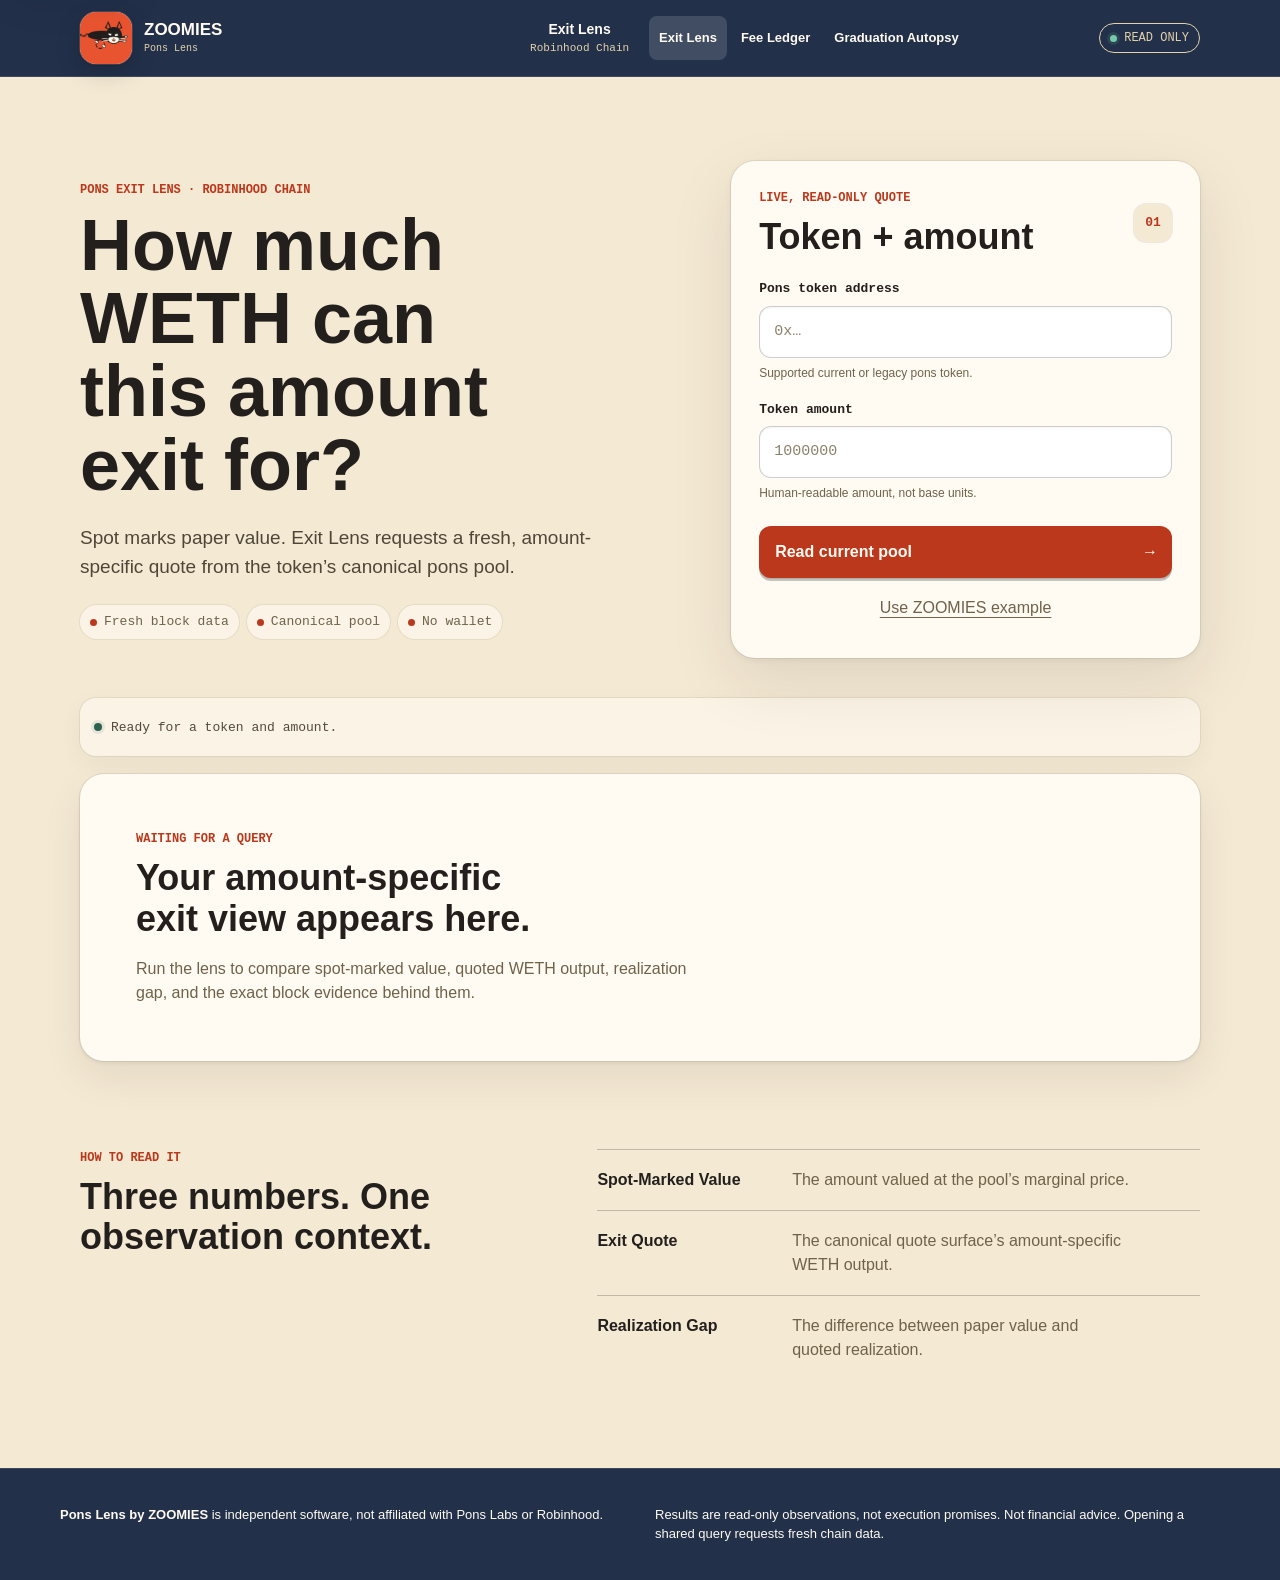
<file: pons-lens/index.html>
<!doctype html>
<html lang="en">
<head>
  <meta charset="utf-8">
  <meta name="viewport" content="width=device-width, initial-scale=1">
  <base href="/pons-lens/">
  <title>Pons Lens by ZOOMIES · Exit Lens</title>
  <link rel="canonical" href="https://zoomiesthecat.github.io/pons-lens/">
  <meta name="description" content="Compare the spot-marked value of a supported pons token amount with a fresh, amount-specific WETH exit quote on Robinhood Chain.">
  <meta property="og:type" content="website">
  <meta property="og:url" content="https://zoomiesthecat.github.io/pons-lens/">
  <meta property="og:site_name" content="Pons Lens by ZOOMIES">
  <meta property="og:title" content="Pons Lens by ZOOMIES · Exit Lens">
  <meta property="og:description" content="One token. One amount. A fresh read-only view of spot-marked value, exit quote, and realization gap.">
  <meta name="theme-color" content="#22304a">
  <link rel="icon" href="./assets/zoomies-token.png">
  <link rel="stylesheet" href="./styles.css">
</head>
<body>
  <a class="skip-link" href="#main">Skip to query</a>

  <header class="topbar">
    <div class="topbar__inner">
      <a class="brand-link" href="https://zoomiesthecat.github.io/" aria-label="Back to ZOOMIES home">
        <span class="brand-mark" aria-hidden="true">
          <img
            class="brand-media"
            src="./assets/zoomies-anim.webp"
            data-animated-src="./assets/zoomies-anim.webp"
            data-static-src="./assets/zoomies-token.png"
            data-motion="animated"
            alt=""
            width="64"
            height="64">
        </span>
        <span class="brand-copy">
          <strong>ZOOMIES</strong>
          <small>Pons Lens</small>
        </span>
      </a>
      <p class="product-name">Exit Lens <span>Robinhood Chain</span></p>
      <nav class="tool-nav" aria-label="Pons Lens tools"><a aria-current="page" href="./">Exit Lens</a><a href="./fee-ledger.html">Fee Ledger</a><a href="./graduation-autopsy.html">Graduation Autopsy</a></nav>
      <span class="read-only-chip"><i aria-hidden="true"></i>Read only</span>
    </div>
  </header>

  <main id="main" tabindex="-1">
    <section class="hero" aria-labelledby="page-title">
      <div class="hero-copy">
        <p class="eyebrow">Pons Exit Lens · Robinhood Chain</p>
        <h1 id="page-title">How much WETH can this amount exit for?</h1>
        <p class="hero-lede">Spot marks paper value. Exit Lens requests a fresh, amount-specific quote from the token’s canonical pons pool.</p>
        <ul class="proof-list" aria-label="Exit Lens boundaries">
          <li><span aria-hidden="true"></span> Fresh block data</li>
          <li><span aria-hidden="true"></span> Canonical pool</li>
          <li><span aria-hidden="true"></span> No wallet</li>
        </ul>
      </div>

      <aside class="query-panel" aria-labelledby="query-title">
        <div class="panel-head">
          <div>
            <p class="eyebrow">Live, read-only quote</p>
            <h2 id="query-title">Token + amount</h2>
          </div>
          <span class="panel-step" aria-hidden="true">01</span>
        </div>

        <form id="exit-query" method="get" action="./" aria-busy="false">
          <div class="field">
            <label for="token">Pons token address</label>
            <input
              id="token"
              name="token"
              required
              autocomplete="off"
              autocapitalize="none"
              spellcheck="false"
              inputmode="text"
              enterkeyhint="next"
              aria-describedby="token-help query-status"
              placeholder="0x…">
            <p id="token-help">Supported current or legacy pons token.</p>
          </div>

          <div class="field">
            <label for="amount">Token amount</label>
            <input
              id="amount"
              name="amount"
              required
              autocomplete="off"
              inputmode="decimal"
              enterkeyhint="go"
              aria-describedby="amount-help query-status"
              placeholder="1000000">
            <p id="amount-help">Human-readable amount, not base units.</p>
          </div>

          <button class="primary-button" type="submit">
            <span class="primary-button__label">Read current pool</span>
            <span aria-hidden="true">→</span>
          </button>
          <button
            class="text-button"
            type="button"
            id="use-example"
            data-token="0xb1f161a45e9f745412e5b10407463fb3fc7e46f9"
            data-amount="1000000">
            Use ZOOMIES example
          </button>
        </form>
      </aside>
    </section>

    <div class="status-row">
      <p id="query-status" role="status" aria-live="polite" aria-atomic="true">Ready for a token and amount.</p>
      <button class="copy-button" id="copy-query" type="button" hidden>Copy query link</button>
    </div>

    <section id="result" aria-busy="false" aria-label="Exit Lens result">
      <div class="empty-state">
        <p class="eyebrow">Waiting for a query</p>
        <h2>Your amount-specific exit view appears here.</h2>
        <p>Run the lens to compare spot-marked value, quoted WETH output, realization gap, and the exact block evidence behind them.</p>
      </div>
    </section>

    <section class="method" aria-labelledby="method-title">
      <div>
        <p class="eyebrow">How to read it</p>
        <h2 id="method-title">Three numbers. One observation context.</h2>
      </div>
      <ol>
        <li>
          <span>Spot-Marked Value</span>
          <p>The amount valued at the pool’s marginal price.</p>
        </li>
        <li>
          <span>Exit Quote</span>
          <p>The canonical quote surface’s amount-specific WETH output.</p>
        </li>
        <li>
          <span>Realization Gap</span>
          <p>The difference between paper value and quoted realization.</p>
        </li>
      </ol>
    </section>
  </main>

  <footer class="site-foot">
    <p><strong>Pons Lens by ZOOMIES</strong> is independent software, not affiliated with Pons Labs or Robinhood.</p>
    <p>Results are read-only observations, not execution promises. Not financial advice. Opening a shared query requests fresh chain data.</p>
  </footer>

  <script type="module" src="./app.mjs"></script>
</body>
</html>
</file>
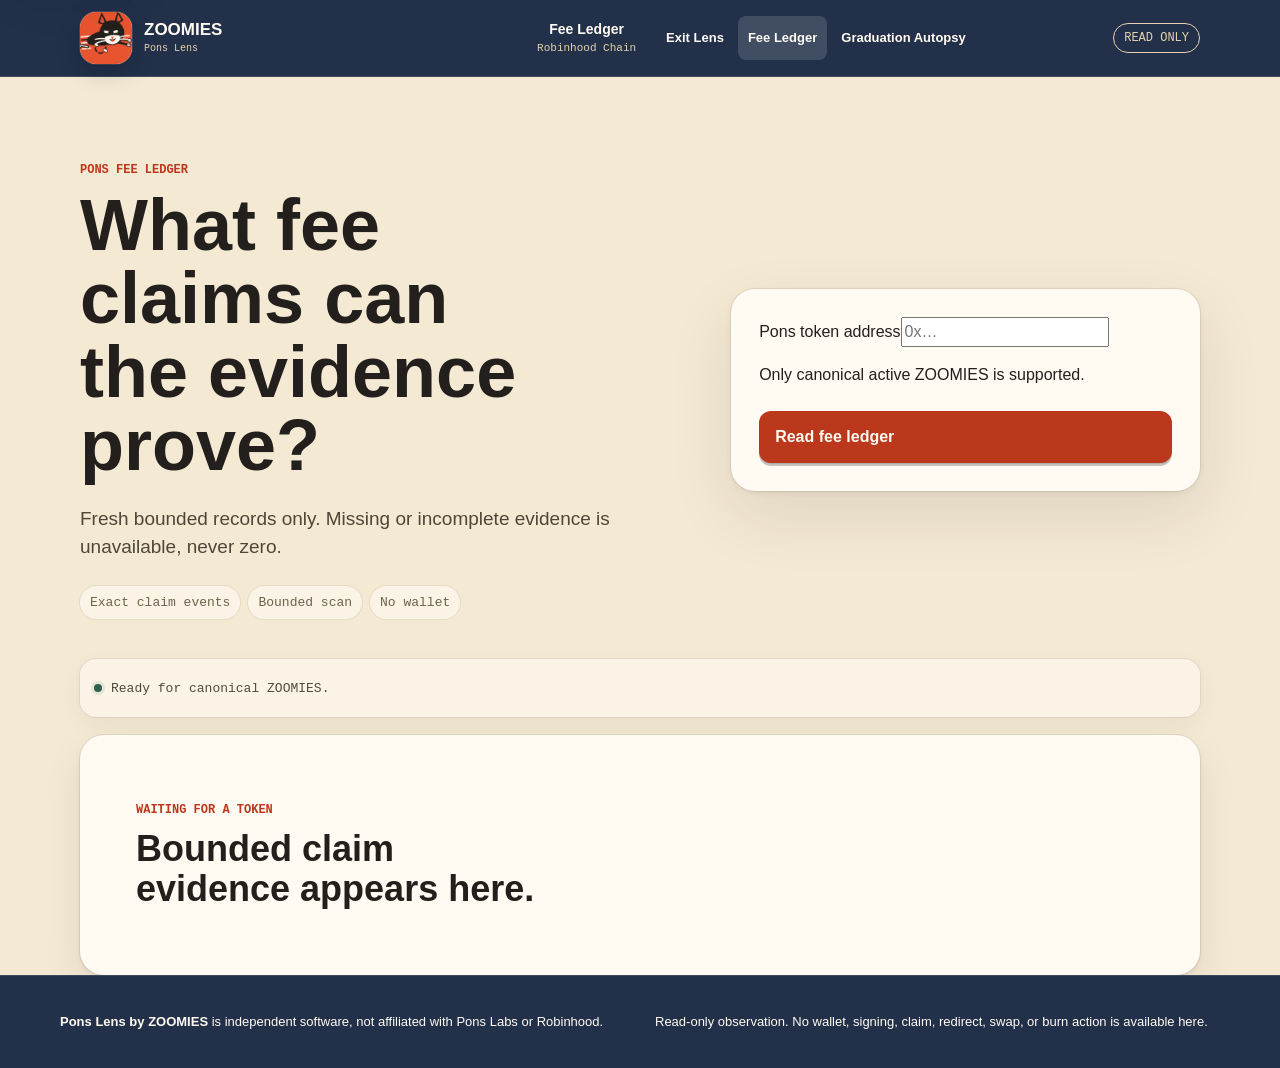
<file: pons-lens/fee-ledger.html>
<!doctype html><html lang="en"><head><meta charset="utf-8"><meta name="viewport" content="width=device-width,initial-scale=1"><base href="/pons-lens/"><title>Pons Lens by ZOOMIES · Fee Ledger</title><meta name="description" content="Fresh, bounded ZOOMIES fee-claim evidence on Robinhood Chain."><link rel="icon" href="./assets/zoomies-token.png"><link rel="stylesheet" href="./styles.css"></head><body><a class="skip-link" href="#main">Skip to ledger</a><header class="topbar"><div class="topbar__inner"><a class="brand-link" href="https://zoomiesthecat.github.io/" aria-label="Back to ZOOMIES home"><span class="brand-mark" aria-hidden="true"><img class="brand-media" src="./assets/zoomies-token.png" alt="" width="64" height="64"></span><span class="brand-copy"><strong>ZOOMIES</strong><small>Pons Lens</small></span></a><p class="product-name">Fee Ledger <span>Robinhood Chain</span></p><nav class="tool-nav" aria-label="Pons Lens tools"><a href="./">Exit Lens</a><a aria-current="page" href="./fee-ledger.html">Fee Ledger</a><a href="./graduation-autopsy.html">Graduation Autopsy</a></nav><span class="read-only-chip">Read only</span></div></header><main id="main" tabindex="-1"><section class="hero"><div class="hero-copy"><p class="eyebrow">Pons Fee Ledger</p><h1>What fee claims can the evidence prove?</h1><p class="hero-lede">Fresh bounded records only. Missing or incomplete evidence is unavailable, never zero.</p><ul class="proof-list"><li>Exact claim events</li><li>Bounded scan</li><li>No wallet</li></ul></div><aside class="query-panel"><form id="fee-query"><label for="token">Pons token address</label><input id="token" required aria-describedby="query-status" placeholder="0x…"><p>Only canonical active ZOOMIES is supported.</p><button class="primary-button" type="submit">Read fee ledger</button></form></aside></section><div class="status-row"><p id="query-status" role="status" aria-live="polite">Ready for canonical ZOOMIES.</p><button id="copy-query" class="copy-button" hidden type="button">Copy ledger link</button></div><section id="result" aria-busy="false" aria-label="Fee Ledger result"><div class="empty-state"><p class="eyebrow">Waiting for a token</p><h2>Bounded claim evidence appears here.</h2></div></section></main><footer class="site-foot"><p><strong>Pons Lens by ZOOMIES</strong> is independent software, not affiliated with Pons Labs or Robinhood.</p><p>Read-only observation. No wallet, signing, claim, redirect, swap, or burn action is available here.</p></footer><script type="module" src="./fee-ledger.mjs"></script></body></html>
</file>
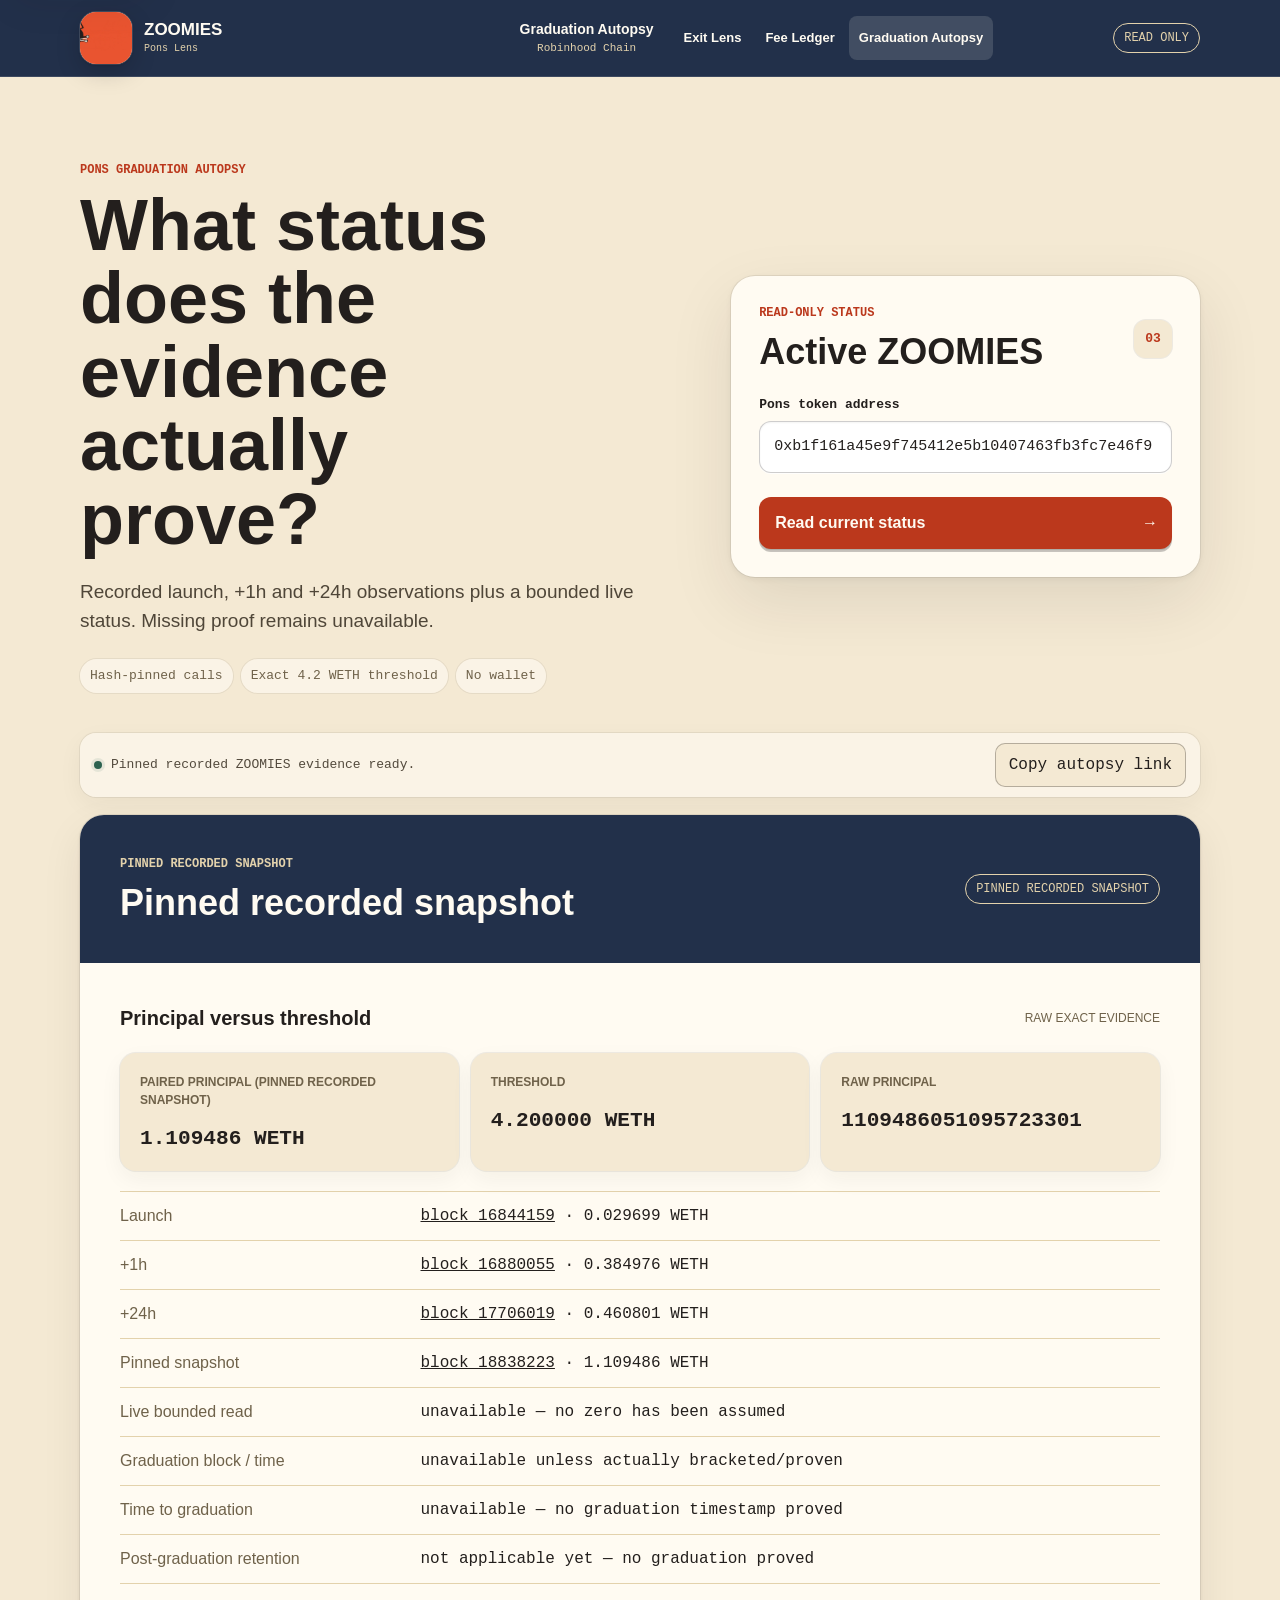
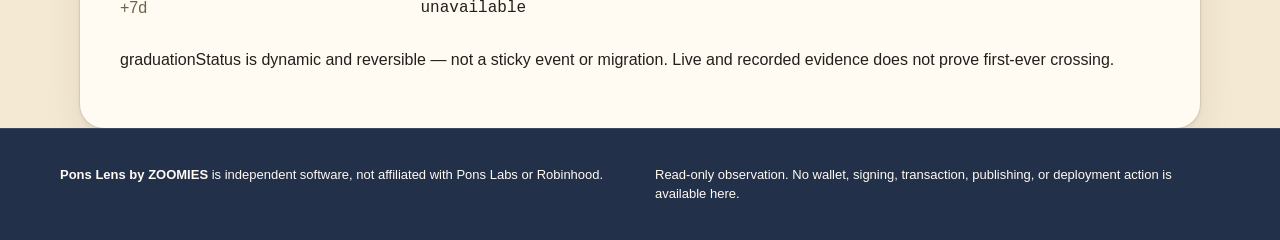
<file: pons-lens/graduation-autopsy.html>
<!doctype html>
<html lang="en"><head><meta charset="utf-8"><meta name="viewport" content="width=device-width,initial-scale=1"><base href="/pons-lens/"><title>Pons Lens by ZOOMIES · Graduation Autopsy</title><meta name="description" content="Recorded and bounded live graduation status evidence for active ZOOMIES."><link rel="icon" href="./assets/zoomies-token.png"><link rel="stylesheet" href="./styles.css"></head>
<body><a class="skip-link" href="#main">Skip to autopsy</a><header class="topbar"><div class="topbar__inner"><a class="brand-link" href="https://zoomiesthecat.github.io/" aria-label="Back to ZOOMIES home"><span class="brand-mark" aria-hidden="true"><img class="brand-media" src="./assets/zoomies-anim.webp" data-animated-src="./assets/zoomies-anim.webp" data-static-src="./assets/zoomies-token.png" data-motion="animated" alt="" width="64" height="64"></span><span class="brand-copy"><strong>ZOOMIES</strong><small>Pons Lens</small></span></a><p class="product-name">Graduation Autopsy <span>Robinhood Chain</span></p><nav class="tool-nav" aria-label="Pons Lens tools"><a href="./">Exit Lens</a><a href="./fee-ledger.html">Fee Ledger</a><a aria-current="page" href="./graduation-autopsy.html">Graduation Autopsy</a></nav><span class="read-only-chip">Read only</span></div></header>
<main id="main" tabindex="-1"><section class="hero"><div class="hero-copy"><p class="eyebrow">Pons Graduation Autopsy</p><h1>What status does the evidence actually prove?</h1><p class="hero-lede">Recorded launch, +1h and +24h observations plus a bounded live status. Missing proof remains unavailable.</p><ul class="proof-list"><li>Hash-pinned calls</li><li>Exact 4.2 WETH threshold</li><li>No wallet</li></ul></div><aside class="query-panel"><div class="panel-head"><div><p class="eyebrow">Read-only status</p><h2>Active ZOOMIES</h2></div><span class="panel-step" aria-hidden="true">03</span></div><form id="autopsy-query"><div class="field"><label for="token">Pons token address</label><input id="token" required autocomplete="off" autocapitalize="none" spellcheck="false" aria-describedby="query-status" value="0xb1f161a45e9f745412e5b10407463fb3fc7e46f9"></div><button class="primary-button" type="submit">Read current status <span aria-hidden="true">→</span></button></form></aside></section><div class="status-row"><p id="query-status" role="status" aria-live="polite">Recorded ZOOMIES evidence ready.</p><button id="copy-query" class="copy-button" type="button">Copy autopsy link</button></div><section id="result" aria-busy="false" aria-label="Graduation Autopsy result"></section></main><footer class="site-foot"><p><strong>Pons Lens by ZOOMIES</strong> is independent software, not affiliated with Pons Labs or Robinhood.</p><p>Read-only observation. No wallet, signing, transaction, publishing, or deployment action is available here.</p></footer><script type="module" src="./graduation-autopsy.mjs"></script></body></html>
</file>
<file: pons-lens/styles.css>
:root {
  color-scheme: light;
  --ink: #231f1d;
  --paper: #f4e9d3;
  --milk: #fffbf2;
  --signal: #bb381c;
  --night: #22304a;
  --toast: #e3d2ac;
  --muted: #6f624a;
  --success: #2c614f;
  --shadow:
    0 0 0 1px rgb(35 31 29 / 8%),
    0 2px 4px rgb(35 31 29 / 7%),
    0 16px 40px rgb(35 31 29 / 8%);
  --sans:
    Inter, ui-sans-serif, -apple-system, BlinkMacSystemFont, "Segoe UI",
    sans-serif;
  --mono:
    "SFMono-Regular", Consolas, "Liberation Mono", "Courier New", monospace;
}

* {
  box-sizing: border-box;
}

html {
  background: var(--paper);
}

body {
  min-width: 320px;
  margin: 0;
  background-color: var(--paper);
  color: var(--ink);
  font-family: var(--sans);
  font-size: 16px;
  line-height: 1.5;
  -webkit-font-smoothing: antialiased;
}

button,
input {
  font: inherit;
}

button,
a,
input {
  -webkit-tap-highlight-color: transparent;
}

a {
  color: inherit;
}

button {
  cursor: pointer;
}

button:disabled {
  cursor: wait;
}

code,
.tabular,
.detail-list dd,
.value-card dd,
.status-row,
.evidence-links,
.result-foot {
  font-family: var(--mono);
  font-variant-numeric: tabular-nums lining-nums;
}

code {
  overflow-wrap: anywhere;
}

.skip-link {
  position: fixed;
  z-index: 20;
  top: 12px;
  left: 12px;
  padding: 10px 14px;
  background: var(--milk);
  color: var(--ink);
  box-shadow: var(--shadow);
  transform: translateY(-160%);
}

.skip-link:focus {
  transform: translateY(0);
}

:focus-visible {
  outline: 3px solid var(--signal);
  outline-offset: 3px;
}

main:focus {
  outline: none;
}

.topbar {
  min-height: 76px;
  padding: 0 clamp(16px, 4vw, 48px);
  border-bottom: 1px solid rgb(255 251 242 / 12%);
  background: var(--night);
  color: var(--milk);
}

.topbar__inner {
  width: min(1120px, 100%);
  min-height: 76px;
  margin: 0 auto;
  display: grid;
  grid-template-columns: minmax(0, 1fr) auto minmax(0, 1fr) auto;
  align-items: center;
  gap: 20px;
}

.product-name {
  margin: 0;
  text-align: center;
  font-size: 14px;
  font-weight: 700;
}

.product-name span {
  display: block;
  color: var(--toast);
  font-family: var(--mono);
  font-size: 11px;
  font-weight: 400;
}

.tool-nav {
  display: inline-flex;
  min-width: 0;
  gap: 4px;
  align-items: center;
}

.tool-nav a {
  min-height: 44px;
  display: inline-flex;
  align-items: center;
  padding: 0 10px;
  border-radius: 8px;
  color: var(--milk);
  font-size: 13px;
  font-weight: 700;
  text-decoration: none;
}

.tool-nav a[aria-current='page'] {
  background: rgb(255 251 242 / 14%);
}

.brand-link {
  width: max-content;
  max-width: 100%;
  min-height: 44px;
  display: inline-flex;
  align-items: center;
  gap: 12px;
  text-decoration: none;
}

.brand-mark {
  width: 52px;
  height: 52px;
  position: relative;
  overflow: hidden;
  flex: 0 0 auto;
  border-radius: 16px;
  background: var(--paper);
  outline: 1px solid rgb(255 255 255 / 14%);
  box-shadow:
    0 1px 2px rgb(0 0 0 / 25%),
    0 8px 24px rgb(0 0 0 / 18%);
}

.brand-media {
  width: 100%;
  height: 100%;
  display: block;
  object-fit: cover;
}

.brand-media[data-motion="animated"] {
  transform: scale(1.12);
}

.brand-media[data-motion="static"] {
  transform: none;
}

.brand-copy {
  display: grid;
  line-height: 1.05;
}

.brand-copy strong {
  font-size: 17px;
}

.brand-copy small {
  margin-top: 5px;
  color: var(--toast);
  font-family: var(--mono);
  font-size: 10px;
}

.read-only-chip,
.state-chip {
  width: max-content;
  justify-self: end;
  padding: 5px 10px;
  border: 1px solid currentColor;
  border-radius: 999px;
  color: var(--toast);
  font-family: var(--mono);
  font-size: 12px;
  text-transform: uppercase;
}

.read-only-chip {
  display: inline-flex;
  align-items: center;
  gap: 7px;
}

.read-only-chip i {
  width: 7px;
  height: 7px;
  border-radius: 999px;
  background: #78c9a8;
  box-shadow: 0 0 0 3px rgb(120 201 168 / 12%);
}

main {
  width: min(1120px, calc(100% - 40px));
  margin: 0 auto;
}

.hero {
  display: grid;
  grid-template-columns: minmax(0, 1.05fr) minmax(340px, .85fr);
  gap: clamp(32px, 6vw, 72px);
  align-items: center;
  padding: clamp(52px, 7vw, 84px) 0 40px;
}

.hero > *,
.status-row > *,
.topbar__inner > * {
  min-width: 0;
}

.eyebrow {
  margin: 0 0 10px;
  color: var(--signal);
  font-family: var(--mono);
  font-size: 12px;
  font-weight: 700;
  text-transform: uppercase;
}

h1,
h2,
h3,
p {
  text-wrap: pretty;
}

h1,
h2 {
  text-wrap: balance;
}

h1 {
  max-width: 13ch;
  margin: 0;
  font-size: clamp(46px, 5.8vw, 72px);
  font-weight: 780;
  line-height: 1.02;
}

.hero-lede {
  max-width: 54ch;
  margin: 22px 0 0;
  color: #4f4638;
  font-size: clamp(17px, 1.8vw, 19px);
}

.proof-list {
  display: grid;
  grid-template-columns: repeat(3, minmax(0, max-content));
  gap: 8px;
  margin: 24px 0 0;
  padding: 0;
  list-style: none;
  color: var(--muted);
  font-family: var(--mono);
  font-size: 13px;
}

.proof-list li {
  display: inline-flex;
  align-items: center;
  gap: 7px;
  padding: 7px 10px;
  border-radius: 999px;
  background: rgb(255 251 242 / 62%);
  box-shadow: 0 0 0 1px rgb(35 31 29 / 7%);
}

.proof-list span {
  width: 7px;
  height: 7px;
  flex: 0 0 auto;
  border-radius: 999px;
  background: var(--signal);
}

.query-panel {
  padding: 28px;
  border-radius: 24px;
  background: var(--milk);
  box-shadow:
    0 0 0 1px rgb(35 31 29 / 8%),
    0 2px 6px rgb(35 31 29 / 6%),
    0 24px 64px rgb(35 31 29 / 10%);
}

.panel-head,
.result-head,
.section-heading,
.status-row {
  display: flex;
  align-items: center;
  justify-content: space-between;
  gap: 20px;
}

.panel-head {
  margin-bottom: 22px;
}

.panel-head h2,
.result-head h2,
.method h2,
.empty-state h2 {
  margin: 0;
  font-size: clamp(24px, 3vw, 36px);
  line-height: 1.12;
}

.panel-step {
  min-width: 38px;
  min-height: 38px;
  display: grid;
  place-items: center;
  border-radius: 12px;
  background: var(--paper);
  color: var(--signal);
  font-family: var(--mono);
  font-size: 13px;
  font-weight: 700;
  box-shadow: 0 0 0 1px rgb(35 31 29 / 8%);
}

.field + .field {
  margin-top: 18px;
}

.field label {
  display: block;
  margin-bottom: 7px;
  font-family: var(--mono);
  font-size: 13px;
  font-weight: 700;
}

.field input {
  width: 100%;
  min-width: 0;
  min-height: 52px;
  padding: 12px 14px;
  border: 1px solid rgb(35 31 29 / 22%);
  border-radius: 12px;
  background: white;
  color: var(--ink);
  font-family: var(--mono);
  font-size: 15px;
  box-shadow:
    inset 0 1px 2px rgb(35 31 29 / 5%),
    0 1px 0 rgb(255 255 255 / 80%);
}

.field input::placeholder {
  color: #8b806b;
}

.field input[aria-invalid="true"] {
  border-color: var(--signal);
  box-shadow: 0 0 0 3px rgb(187 56 28 / 14%);
}

.field p {
  margin: 6px 0 0;
  color: var(--muted);
  font-size: 12px;
}

.primary-button,
.text-button,
.copy-button,
.evidence-links a {
  min-height: 44px;
  transition-property: transform, background-color, color, box-shadow;
  transition-duration: 140ms;
  transition-timing-function: cubic-bezier(.2, 0, 0, 1);
}

.primary-button {
  width: 100%;
  min-height: 52px;
  display: flex;
  align-items: center;
  justify-content: space-between;
  margin-top: 24px;
  padding: 12px 14px 12px 16px;
  border: 0;
  border-radius: 12px;
  background: var(--signal);
  color: var(--milk);
  box-shadow:
    0 1px 1px rgb(35 31 29 / 15%),
    0 3px 0 rgb(35 31 29 / 25%);
  font-weight: 700;
}

.primary-button:disabled {
  opacity: .72;
  box-shadow: 0 1px 0 rgb(35 31 29 / 20%);
}

.primary-button:not(:disabled):active,
.text-button:not(:disabled):active,
.copy-button:not(:disabled):active,
.evidence-links a:active {
  transform: scale(.96);
}

.text-button {
  width: 100%;
  margin-top: 8px;
  border: 0;
  background: transparent;
  color: var(--muted);
  text-decoration: underline;
  text-underline-offset: 4px;
}

.status-row {
  min-height: 58px;
  margin-bottom: 18px;
  padding: 10px 14px;
  border-radius: 16px;
  background: rgb(255 251 242 / 62%);
  box-shadow:
    0 0 0 1px rgb(35 31 29 / 7%),
    0 8px 24px rgb(35 31 29 / 5%);
}

.status-row p {
  margin: 0;
  display: inline-flex;
  align-items: center;
  gap: 9px;
  color: #534a3d;
  font-size: 13px;
}

.status-row p::before {
  width: 8px;
  height: 8px;
  flex: 0 0 auto;
  border-radius: 999px;
  background: var(--success);
  box-shadow: 0 0 0 3px rgb(44 97 79 / 10%);
  content: "";
}

.copy-button {
  min-width: 0;
  padding: 8px 13px;
  border: 1px solid rgb(35 31 29 / 30%);
  border-radius: 10px;
  background: var(--paper);
  color: var(--ink);
}

#result {
  min-height: 240px;
}

.empty-state,
.loading-state,
.result-card {
  border-radius: 24px;
  background: var(--milk);
  box-shadow: var(--shadow);
}

.empty-state {
  min-height: 240px;
  display: grid;
  align-content: center;
  padding: clamp(28px, 5vw, 56px);
}

.empty-state h2 {
  max-width: 22ch;
}

.empty-state > p:last-child {
  max-width: 64ch;
  margin: 18px 0 0;
  color: var(--muted);
}

.loading-state {
  padding: clamp(28px, 5vw, 56px);
}

.skeleton-line {
  height: 18px;
  margin: 12px 0;
  border-radius: 6px;
  background: var(--toast);
}

.skeleton-line--short {
  width: 42%;
}

.skeleton-line--long {
  width: 78%;
}

.result-card {
  --result-pad: clamp(24px, 4vw, 40px);
  overflow: hidden;
}

.result-card > header,
.result-card > section,
.result-card > footer,
.result-card--failure {
  padding: var(--result-pad);
}

.result-head {
  background: var(--night);
  color: var(--milk);
}

.result-head .eyebrow {
  color: var(--toast);
}

.query-summary {
  border-bottom: 1px solid var(--toast);
}

.query-summary h3,
.section-heading h3 {
  margin: 0;
  font-size: 20px;
}

.detail-list {
  margin: 20px 0 0;
}

.detail-list > div {
  display: grid;
  grid-template-columns: minmax(150px, .55fr) minmax(0, 1.45fr);
  gap: 20px;
  padding: 12px 0;
  border-top: 1px solid var(--toast);
}

.detail-list dt {
  color: var(--muted);
}

.detail-list dd {
  min-width: 0;
  margin: 0;
  overflow-wrap: anywhere;
}

.section-heading {
  margin-bottom: 20px;
}

.section-heading p {
  margin: 0;
  color: var(--muted);
  font-size: 12px;
  text-transform: uppercase;
}

.value-grid {
  display: grid;
  grid-template-columns: repeat(3, minmax(0, 1fr));
  gap: 12px;
  margin: 0;
}

.value-grid--single {
  grid-template-columns: minmax(0, 1fr);
}

.value-card {
  min-width: 0;
  padding: 20px;
  border-radius: 16px;
  background: var(--paper);
  box-shadow:
    0 0 0 1px rgb(35 31 29 / 7%),
    0 8px 22px rgb(35 31 29 / 5%);
}

.value-card--primary {
  background: var(--ink);
  color: var(--milk);
}

.value-card dt {
  color: var(--muted);
  font-size: 12px;
  font-weight: 700;
  text-transform: uppercase;
}

.value-card--primary dt,
.value-card--primary p {
  color: var(--toast);
}

.value-card dd {
  margin: 18px 0 0;
  overflow-wrap: anywhere;
  font-size: clamp(19px, 1.65vw, 24px);
  font-weight: 700;
  line-height: 1.12;
}

.value-card dd span {
  display: block;
  margin-top: 8px;
  font-size: 12px;
}

.value-card p {
  margin: 18px 0 0;
  color: var(--muted);
  font-size: 12px;
}

.value-card--primary p {
  color: var(--toast);
}

.value-card .gap-percent {
  color: var(--signal);
  font-size: 20px;
  font-weight: 700;
}

.observation-note {
  margin: 18px 0 0;
  padding: 13px 15px;
  border-left: 3px solid var(--signal);
  border-radius: 0 12px 12px 0;
  background: var(--paper);
}

.evidence-panel {
  background: var(--paper);
}

.evidence-links {
  display: flex;
  flex-wrap: wrap;
  gap: 8px;
  margin: 22px 0 0;
  padding: 0;
  list-style: none;
}

.evidence-links a {
  min-height: 44px;
  display: inline-flex;
  align-items: center;
  padding: 8px 11px;
  border: 1px solid rgb(35 31 29 / 25%);
  border-radius: 10px;
  background: rgb(255 251 242 / 50%);
  text-decoration: none;
}

.result-foot {
  display: grid;
  gap: 8px;
  background: var(--toast);
  font-size: 13px;
}

.result-foot p {
  margin: 0;
}

.result-card--failure h2 {
  max-width: 22ch;
  margin: 0;
  font-size: clamp(28px, 4vw, 44px);
}

.result-card--failure [role="alert"] {
  max-width: 62ch;
  margin: 22px 0 0;
  font-size: 18px;
}

.failure-rule {
  width: max-content;
  max-width: 100%;
  margin: 24px 0 0;
  padding: 8px 10px;
  background: var(--ink);
  color: var(--milk);
}

.result-card--failure .result-foot {
  margin:
    38px
    calc(-1 * var(--result-pad))
    calc(-1 * var(--result-pad));
}

.method {
  display: grid;
  grid-template-columns: minmax(0, .85fr) minmax(0, 1.15fr);
  gap: clamp(30px, 6vw, 72px);
  padding: clamp(56px, 8vw, 88px) 0;
}

.method h2 {
  max-width: 18ch;
}

.method ol {
  margin: 0;
  padding: 0;
  list-style: none;
  counter-reset: method;
}

.method li {
  display: grid;
  grid-template-columns: minmax(150px, .6fr) minmax(0, 1.4fr);
  gap: 20px;
  padding: 18px 0;
  border-top: 1px solid rgb(35 31 29 / 24%);
}

.method li span {
  font-weight: 700;
}

.method li p {
  margin: 0;
  color: var(--muted);
}

.site-foot {
  display: grid;
  grid-template-columns: repeat(2, minmax(0, 1fr));
  gap: 30px;
  padding: 36px max(18px, calc((100% - 1160px) / 2));
  border-top: 1px solid rgb(255 251 242 / 12%);
  background: var(--night);
  color: var(--milk);
  font-size: 13px;
}

.site-foot p {
  margin: 0;
}

[hidden] {
  display: none !important;
}

@media (hover: hover) and (pointer: fine) {
  .primary-button:not(:disabled):hover {
    background: var(--ink);
  }

  .copy-button:hover,
  .evidence-links a:hover {
    background: var(--ink);
    color: var(--milk);
  }
}

@media (max-width: 820px) {
  .topbar__inner {
    grid-template-columns: 1fr auto;
  }

  .product-name {
    display: none;
  }

  .tool-nav {
    grid-column: 1 / -1;
    grid-row: 2;
  }

  .hero,
  .method {
    grid-template-columns: 1fr;
  }

  .hero {
    gap: 28px;
    padding-top: 48px;
  }

  h1 {
    max-width: 16ch;
  }

  .value-grid {
    grid-template-columns: 1fr;
  }

  .site-foot {
    grid-template-columns: 1fr;
  }
}

@media (max-width: 560px) {
  main {
    width: min(100% - 24px, 1160px);
  }

  .topbar {
    padding-inline: 12px;
  }

  .topbar,
  .topbar__inner {
    min-height: 68px;
  }

  .topbar__inner {
    gap: 12px;
  }

  .tool-nav a {
    min-height: 44px;
    padding-inline: 8px;
  }

  .tool-nav {
    display: grid;
    grid-template-columns: repeat(3, minmax(0, 1fr));
    width: 100%;
  }

  .tool-nav a {
    justify-content: center;
    min-width: 0;
    line-height: 1.1;
    text-align: center;
  }

  .brand-link {
    gap: 10px;
  }

  .brand-mark {
    width: 44px;
    height: 44px;
    border-radius: 14px;
  }

  .brand-copy strong {
    font-size: 15px;
  }

  .brand-copy small {
    margin-top: 3px;
    font-size: 9px;
  }

  .read-only-chip {
    padding: 5px 8px;
    font-size: 10px;
  }

  .query-panel {
    padding: 20px;
    border-radius: 20px;
  }

  .hero {
    gap: 26px;
    padding: 36px 0 28px;
  }

  h1 {
    max-width: none;
    font-size: clamp(38px, 11vw, 50px);
    line-height: 1.03;
  }

  .hero-lede {
    margin-top: 18px;
    font-size: 16px;
  }

  .proof-list {
    grid-template-columns: repeat(2, minmax(0, max-content));
    max-width: 100%;
    margin-top: 20px;
    font-size: 11px;
  }

  .proof-list li {
    min-width: 0;
    padding: 6px 8px;
    overflow-wrap: anywhere;
  }

  .proof-list li:last-child {
    grid-column: 1 / -1;
  }

  .panel-head,
  .result-head,
  .section-heading {
    align-items: flex-start;
  }

  .section-heading {
    flex-direction: column;
    gap: 6px;
  }

  .status-row {
    gap: 10px;
    margin-bottom: 14px;
    padding-inline: 12px;
  }

  .status-row p {
    min-width: 0;
    font-size: 11px;
    overflow-wrap: anywhere;
  }

  .detail-list > div,
  .method li {
    grid-template-columns: 1fr;
    gap: 4px;
  }

  .result-head {
    flex-direction: column;
  }

  .state-chip {
    justify-self: start;
  }

  .result-card > header,
  .result-card > section,
  .result-card > footer,
  .result-card--failure {
    --result-pad: 20px;
    padding: var(--result-pad);
  }

  .detail-list > div {
    padding-block: 10px;
  }

  .value-card {
    padding: 18px;
  }

  .evidence-links {
    display: grid;
    grid-template-columns: repeat(2, minmax(0, 1fr));
  }

  .evidence-links li {
    min-width: 0;
  }

  .evidence-links a {
    width: 100%;
    justify-content: space-between;
  }

  .method {
    padding: 48px 0;
  }

  .site-foot {
    gap: 18px;
    padding-block: 28px;
  }
}

@media (prefers-reduced-motion: reduce) {
  .primary-button,
  .text-button,
  .copy-button,
  .evidence-links a {
    transition: none;
  }

  .primary-button:not(:disabled):active,
  .text-button:not(:disabled):active,
  .copy-button:not(:disabled):active,
  .evidence-links a:active {
    transform: none;
  }
}
</file>
